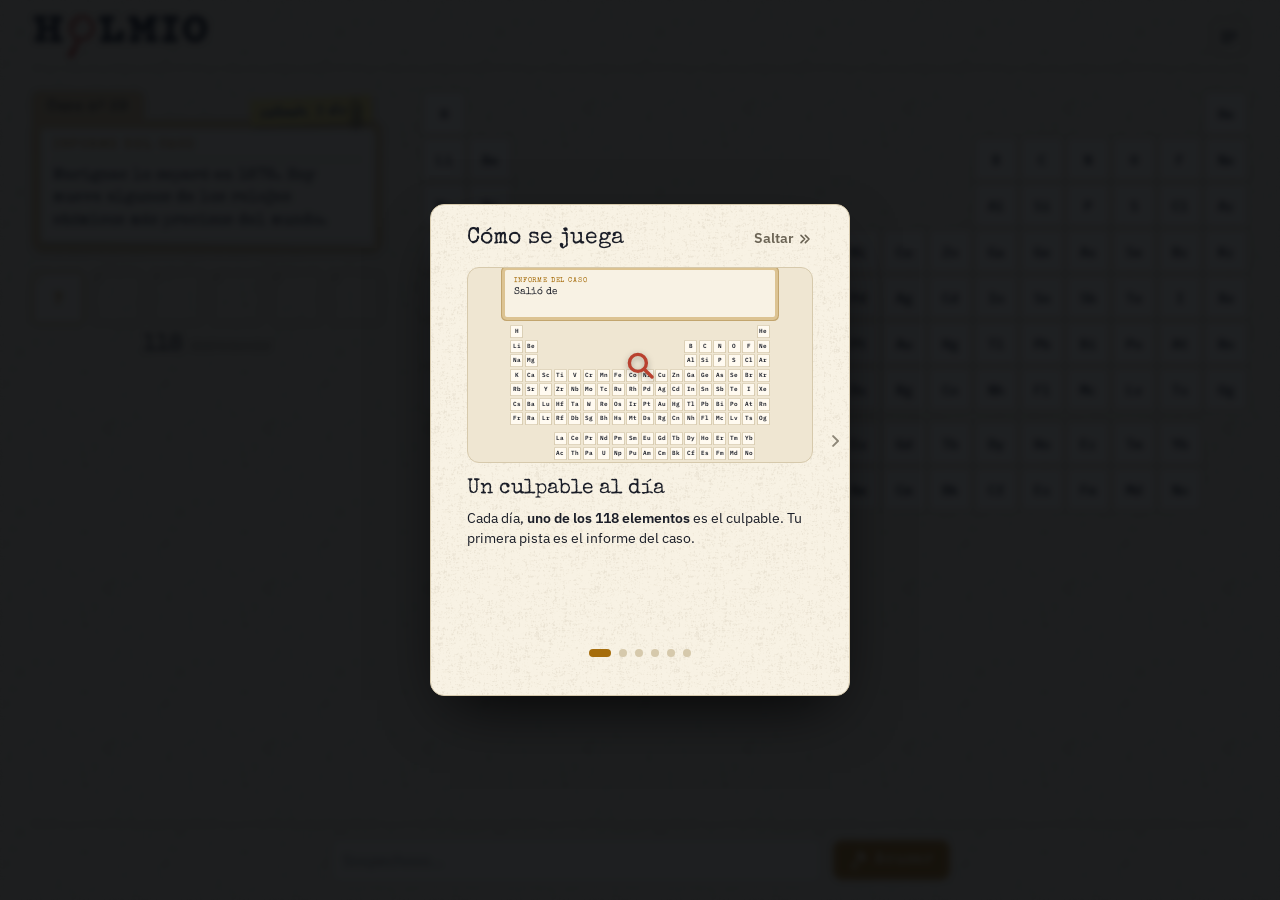
<file: index.html>
<!DOCTYPE html>
<html lang="es">
<head>
  <meta charset="utf-8">
  <meta name="viewport" content="width=device-width, initial-scale=1, interactive-widget=resizes-content">
  <title>Holmio · El elemento culpable del día</title>
  <meta name="description" content="Juego diario de deducción: lee el informe del caso, elige tus pistas y acusa al elemento químico culpable en 6 intentos.">
  <meta name="theme-color" content="#efe6d2">
  <link rel="icon" href="img/favicon.svg" type="image/svg+xml">
  <link rel="apple-touch-icon" href="img/icono-180.png">
  <link rel="manifest" href="manifest.webmanifest">
  <!-- Vista previa al pegar el enlace en chats y redes -->
  <meta property="og:type" content="website">
  <meta property="og:locale" content="es_ES">
  <meta property="og:site_name" content="Holmio">
  <meta property="og:title" content="Holmio · El elemento culpable del día">
  <meta property="og:description" content="118 sospechosos. Un solo culpable. ¿Aceptas el caso?">
  <meta property="og:url" content="https://holmio.elprofedelabata.es/">
  <meta property="og:image" content="https://holmio.elprofedelabata.es/img/compartir.png">
  <meta property="og:image:width" content="1200">
  <meta property="og:image:height" content="630">
  <meta property="og:image:alt" content="Logo de Holmio y su sello: 118 sospechosos, un solo culpable">
  <meta name="twitter:card" content="summary_large_image">
  <script>
    // Aplica el tema antes de pintar, para evitar parpadeos. Por defecto, modo día.
    // Va antes de la hoja de estilos para pedir ya el grano de papel: si esperase al CSS,
    // la pantalla de carga se vería lisa hasta que llegase.
    (function () {
      let t = null;
      try { t = localStorage.getItem('holmio-tema'); } catch {}
      const tema = t === 'dark' ? 'dark' : 'light';
      document.documentElement.dataset.theme = tema;
      const grano = document.createElement('link');
      grano.rel = 'preload';
      grano.as = 'image';
      grano.href = tema === 'dark' ? 'img/grano-noche.png' : 'img/grano-dia.png';
      document.head.append(grano);
    })();
  </script>
  <link rel="preconnect" href="https://fonts.googleapis.com">
  <link rel="preconnect" href="https://fonts.gstatic.com" crossorigin>
  <link href="https://fonts.googleapis.com/css2?family=Caveat:wght@600&family=IBM+Plex+Mono:wght@500;600&family=IBM+Plex+Sans:wght@400;500;600;700&family=Special+Elite&display=swap" rel="stylesheet">
  <link rel="stylesheet" href="css/estilos.css">
  <!-- Precarga de los módulos: se descargan en paralelo en vez de en cascada -->
  <link rel="modulepreload" href="js/elementos.js">
  <link rel="modulepreload" href="js/casos.js">
  <link rel="modulepreload" href="js/casos-datos.js">
  <link rel="modulepreload" href="js/pistas.js">
  <link rel="modulepreload" href="js/partida.js">
  <link rel="modulepreload" href="js/practica.js">
  <link rel="modulepreload" href="js/imagen.js">
  <link rel="modulepreload" href="js/tutorial.js">
  <script type="module" src="js/main.js"></script>
</head>
<body>
  <!-- Pantalla de carga: tapa el juego hasta que la tabla, las fuentes y el estado están listos -->
  <div class="cargando" id="cargando" role="status" aria-label="Cargando Holmio">
    <svg class="cargando-logo" aria-hidden="true"><use href="#logo-largo"/></svg>
    <span class="cargando-barra" aria-hidden="true"></span>
  </div>

  <div class="app">
    <header class="cabecera">
      <h1 class="marca" aria-label="Holmio">
        <svg class="logo-largo" aria-hidden="true"><use href="#logo-largo"/></svg>
      </h1>
      <button class="icono-btn btn-menu" id="btn-menu" type="button" aria-label="Abrir el menú" aria-haspopup="dialog" aria-controls="menu">
        <svg class="ico-svg" viewBox="0 0 24 24" aria-hidden="true"><path d="M4 7h16M4 12h16M4 17h10"/></svg>
      </button>
    </header>

    <!-- Archivo de casos: calendario por meses (lo monta main.js) -->
    <section class="vista-archivo" id="vista-archivo" hidden aria-labelledby="archivo-titulo">
      <header class="archivo-cabecera">
        <h2 class="archivo-titulo" id="archivo-titulo">Archivo de casos</h2>
        <ul class="archivo-leyenda" aria-label="Leyenda">
          <li><i class="cerrado"></i>Cerrado</li>
          <li><i class="fugado"></i>Fugado</li>
          <li><i class="en-curso"></i>En curso</li>
          <li><i class="pendiente"></i>Pendiente</li>
          <li><i class="hoy"></i>Hoy</li>
        </ul>
      </header>
      <div id="archivo-meses"></div>
    </section>

    <main class="contenido">
      <!-- El dossier: carpeta con pestaña (nº de caso), el informe como hoja y la fecha en un post-it sujeto con un clip -->
      <section class="dossier" aria-labelledby="informe-titulo">
        <div class="meta">
          <span id="num-caso">Caso nº —</span>
          <span id="fecha-caso"></span>
        </div>
        <div class="carpeta">
          <svg class="clip" viewBox="0 0 16 40" aria-hidden="true"><path d="M13 9v22a5 5 0 0 1-10 0V7a4 4 0 0 1 8 0v20a2 2 0 0 1-4 0V11"/></svg>
          <div class="informe">
            <h2 class="etiqueta" id="informe-titulo">Informe del caso</h2>
            <p id="informe-texto"></p>
            <div id="informe-extra"></div>
          </div>
        </div>
      </section>

      <div class="tablero">
        <div class="tabla" id="tabla" role="img" aria-label="Tabla periódica con los sospechosos"></div>
      </div>
    </main>

    <footer class="panel" id="panel">
      <!-- Acusaciones: seis fichas que se rellenan con los elementos acusados -->
      <div class="estado">
        <ol class="fichas" id="fichas"></ol>
        <p class="sospechosos" id="sospechosos"><strong id="sospechosos-num"></strong><span>sospechosos</span></p>
      </div>

      <!-- Fase: acusar -->
      <form class="acusar" id="form-acusar" autocomplete="off" hidden>
        <p class="aviso" id="aviso" role="status" aria-live="polite"></p>
        <div class="fila-entrada">
          <ul class="desplegable" id="sugerencias" role="listbox" aria-label="Sugerencias" hidden></ul>
          <label class="visualmente-oculto" for="entrada">Nombre del elemento</label>
          <input id="entrada" type="text" placeholder="Sospechoso…" autocapitalize="off" autocorrect="off" spellcheck="false" enterkeyhint="go"
                 role="combobox" aria-autocomplete="list" aria-controls="sugerencias" aria-expanded="false">
          <button class="btn-principal btn-acusar" type="submit">
            <svg class="ico-svg" viewBox="0 0 24 24" aria-hidden="true"><use href="#i-mazo"/></svg>
            <span>Acusar</span>
          </button>
        </div>
      </form>

      <!-- Fase: fin (tras cerrar la pantalla de resultado) -->
      <section class="fin-barra" id="fin-barra" hidden>
        <p class="proximo" id="barra-proximo">Próximo caso en <span class="cuenta-atras">--:--:--</span></p>
        <button class="btn-secundario" id="barra-otro" type="button" hidden></button>
        <button class="btn-principal" id="btn-ver-resultado" type="button"><svg class="ico-svg" viewBox="0 0 24 24" aria-hidden="true"><use href="#i-ver"/></svg><span>Ver resultado</span></button>
      </section>
    </footer>
  </div>

  <!-- Menú lateral: modos de juego arriba, utilidades abajo -->
  <dialog class="menu" id="menu" aria-label="Menú">
    <header class="menu-cabecera">
      <span class="menu-marca">
        <svg class="logo-largo" role="img" aria-label="Holmio"><use href="#logo-largo"/></svg>
      </span>
      <button class="menu-cerrar" type="button" aria-label="Cerrar el menú">
        <svg class="ico-svg" viewBox="0 0 24 24" aria-hidden="true"><path d="M6 6l12 12M18 6 6 18"/></svg>
      </button>
    </header>

    <nav class="menu-cuerpo">
      <button class="menu-item" id="menu-hoy" type="button" aria-current="page">
        <span class="menu-ico" aria-hidden="true"><svg class="ico-svg" viewBox="0 0 24 24"><use href="#i-lupa"/></svg></span>
        <span class="menu-texto"><strong>Caso del día</strong></span>
      </button>
      <button class="menu-item" id="menu-archivo" type="button">
        <span class="menu-ico" aria-hidden="true"><svg class="ico-svg" viewBox="0 0 24 24"><use href="#i-archivo"/></svg></span>
        <span class="menu-texto"><strong>Archivo de casos</strong></span>
      </button>
      <button class="menu-item" id="menu-practica" type="button">
        <span class="menu-ico" aria-hidden="true"><svg class="ico-svg" viewBox="0 0 24 24"><use href="#i-infinito"/></svg></span>
        <span class="menu-texto"><strong>Práctica libre</strong></span>
      </button>

      <hr>
      <button class="menu-item" id="menu-ayuda" type="button">
        <span class="menu-ico" aria-hidden="true"><svg class="ico-svg" viewBox="0 0 24 24"><use href="#i-ayuda"/></svg></span>
        <span class="menu-texto"><strong>Cómo se juega</strong></span>
      </button>
      <button class="menu-item" id="menu-tema" type="button" role="switch" aria-checked="false">
        <span class="menu-ico" aria-hidden="true"><svg class="ico-svg" viewBox="0 0 24 24"><path d="M20 14.5A8 8 0 0 1 9.5 4a8 8 0 1 0 10.5 10.5z"/></svg></span>
        <span class="menu-texto"><strong>Modo noche</strong></span>
        <span class="interruptor" aria-hidden="true"></span>
      </button>

      <hr>
      <button class="menu-item menu-item-suave" id="menu-acerca" type="button">
        <span class="menu-ico" aria-hidden="true"><svg class="ico-svg" viewBox="0 0 24 24"><use href="#i-info"/></svg></span>
        <span class="menu-texto"><strong>Acerca de Holmio</strong></span>
      </button>
      <button class="menu-item menu-item-suave" id="menu-borrar" type="button">
        <span class="menu-ico" aria-hidden="true"><svg class="ico-svg" viewBox="0 0 24 24"><use href="#i-borrar"/></svg></span>
        <span class="menu-texto"><strong>Borrar todos los datos</strong></span>
      </button>
    </nav>

    <p class="menu-pie">Caso abierto desde 2026</p>
  </dialog>

  <!-- Acerca de -->
  <!-- Se ve antes del primer caso de práctica -->
  <dialog class="acerca" id="practica-intro" tabindex="-1" aria-labelledby="practica-titulo">
    <h2 id="practica-titulo">Práctica libre</h2>
    <p>Sin calendario y sin presión: aquí se entrena el olfato.</p>
    <ul class="explica">
      <li>
        <span class="ico" aria-hidden="true"><svg class="ico-svg" viewBox="0 0 24 24"><use href="#i-lupa"/></svg></span>
        <span><strong>Un sospechoso al azar.</strong> Cualquiera de los 118 elementos, sin informe del caso.</span>
      </li>
      <li>
        <span class="ico" aria-hidden="true"><svg class="ico-svg" viewBox="0 0 24 24"><use href="#i-mazo"/></svg></span>
        <span><strong>Las mismas reglas.</strong> Seis acusaciones y una pista tras cada fallo, aunque aquí solo hay pistas de datos.</span>
      </li>
      <li>
        <span class="ico" aria-hidden="true"><svg class="ico-svg" viewBox="0 0 24 24"><use href="#i-infinito"/></svg></span>
        <span><strong>Todos los que quieras.</strong> Al terminar, otro caso. No cuentan para el archivo.</span>
      </li>
    </ul>
    <form method="dialog"><button class="btn-principal"><svg class="ico-svg" viewBox="0 0 24 24" aria-hidden="true"><use href="#i-lupa"/></svg><span>Abrir el primer caso</span></button></form>
  </dialog>

  <!-- Confirmación de «Borrar todos los datos». El foco va al diálogo, no al botón de borrar -->
  <dialog class="acerca" id="borrar" tabindex="-1" aria-labelledby="borrar-titulo">
    <h2 id="borrar-titulo">¿Quemar el expediente?</h2>
    <p>Se borrarán <strong>todos tus casos</strong>, tu progreso y tus ajustes en este dispositivo. Holmio volverá a empezar como el primer día.</p>
    <p class="nota">Esto no se puede deshacer.</p>
    <form method="dialog" class="acerca-botones">
      <button class="btn-secundario" value="cancelar"><svg class="ico-svg" viewBox="0 0 24 24" aria-hidden="true"><use href="#i-cerrar"/></svg><span>Cancelar</span></button>
      <button class="btn-principal btn-peligro" value="borrar"><svg class="ico-svg" viewBox="0 0 24 24" aria-hidden="true"><use href="#i-borrar"/></svg><span>Borrar</span></button>
    </form>
  </dialog>

  <dialog class="acerca" id="acerca" tabindex="-1" aria-labelledby="acerca-titulo">
    <h2 id="acerca-titulo">Acerca de Holmio</h2>
    <p>Un juego diario de deducción: cada día, uno de los 118 elementos de la tabla periódica es el culpable y tienes <strong>seis acusaciones</strong> para descubrirlo.</p>
    <p>El nombre viene del <strong>holmio</strong> (Ho, número 67), que a su vez debe el suyo a <em>Holmia</em>, el nombre latino de Estocolmo. Que suene a cierto detective es pura coincidencia… o no.</p>
    <a class="credito" href="https://elprofedelabata.es/" target="_blank" rel="noopener">
      <img src="img/el-profe-de-la-bata.svg" alt="" width="48" height="48">
      <span><small>Un juego de</small><strong>El profe de la bata</strong><span class="credito-web">elprofedelabata.es</span></span>
    </a>
    <p class="nota">© 2026 El profe de la bata</p>
    <form method="dialog"><button class="btn-principal" value="cerrar"><svg class="ico-svg" viewBox="0 0 24 24" aria-hidden="true"><use href="#i-cerrar"/></svg><span>Cerrar</span></button></form>
  </dialog>

  <!-- Manual del detective: diapositivas con escenas animadas (las monta js/tutorial.js) -->
  <dialog class="ayuda" id="ayuda" tabindex="-1" aria-labelledby="ayuda-titulo" aria-roledescription="carrusel">
    <header class="ayuda-cabecera">
      <h2 id="ayuda-titulo">Cómo se juega</h2>
      <button class="diapos-saltar" type="button">
        <span>Saltar</span>
        <svg class="ico-svg" viewBox="0 0 24 24" aria-hidden="true"><path d="M6 6.5l5.5 5.5L6 17.5M12.5 6.5 18 12l-5.5 5.5"/></svg>
      </button>
    </header>
    <div class="diapos-marco">
      <div class="diapos">
        <div class="diapos-pista"></div>
      </div>
      <button class="diapo-flecha diapo-anterior" type="button" aria-label="Anterior">
        <svg class="ico-svg" viewBox="0 0 24 24" aria-hidden="true"><path d="M14.5 5.5 8 12l6.5 6.5"/></svg>
      </button>
      <button class="diapo-flecha diapo-siguiente" type="button" aria-label="Siguiente">
        <svg class="ico-svg" viewBox="0 0 24 24" aria-hidden="true"><path d="M9.5 5.5 16 12l-6.5 6.5"/></svg>
      </button>
    </div>
    <div class="diapos-pie">
      <nav class="diapos-puntos" aria-label="Diapositivas"></nav>
      <button class="btn-noir diapos-abrir" type="button">
        <svg class="ico-svg" viewBox="0 0 24 24" aria-hidden="true"><use href="#i-lupa"/></svg>
        <span>Abrir el caso</span>
      </button>
    </div>
  </dialog>

  <!-- Tras un fallo: el juego se detiene y hay que elegir una de tres pistas -->
  <dialog class="subida" id="elegir" tabindex="-1" aria-labelledby="elegir-titulo" aria-describedby="elegir-sub">
    <div class="subida-cabecera">
      <div class="ficha" id="elegir-ficha" aria-hidden="true"></div>
      <h2 id="elegir-titulo"></h2>
      <p id="elegir-sub"></p>
    </div>
    <div class="opciones" id="opciones"></div>
  </dialog>

  <!-- Resultado: misma puesta en escena que la elección de pista -->
  <dialog class="subida resultado" id="fin" tabindex="-1" aria-labelledby="fin-titulo" aria-describedby="fin-sub">
    <button class="fin-cerrar" id="fin-cerrar" type="button" aria-label="Cerrar">
      <svg class="ico-svg" viewBox="0 0 24 24" aria-hidden="true"><path d="M6 6l12 12M18 6 6 18"/></svg>
    </button>
    <div class="ficha ficha-grande" id="fin-casilla" aria-hidden="true"></div>
    <h2 id="fin-titulo"></h2>
    <p class="fin-sub" id="fin-sub"></p>
    <ol class="fichas fichas-fin" id="fin-fichas"></ol>
    <p class="fin-dato" id="fin-dato"></p>
    <div class="fin-botones">
      <button class="btn-principal" id="btn-compartir" type="button"><svg class="ico-svg" viewBox="0 0 24 24" aria-hidden="true"><use href="#i-compartir"/></svg><span>Compartir resultado</span></button>
      <button class="btn-principal" id="btn-otro" type="button" hidden><svg class="ico-svg" viewBox="0 0 24 24" aria-hidden="true"><use href="#i-otro"/></svg><span>Otro caso</span></button>
      <div class="fin-fila">
        <button class="btn-secundario" id="btn-ver-tabla" type="button"><svg class="ico-svg" viewBox="0 0 24 24" aria-hidden="true"><use href="#i-tabla"/></svg><span>Ver la tabla</span></button>
        <button class="btn-secundario" id="btn-practicar" type="button" hidden><svg class="ico-svg" viewBox="0 0 24 24" aria-hidden="true"><use href="#i-infinito"/></svg><span>Practicar</span></button>
      </div>
    </div>
    <p class="proximo" id="fin-proximo">Próximo caso en <span class="cuenta-atras">--:--:--</span></p>
  </dialog>

  <div class="toast" id="toast" role="status" aria-live="polite"></div>
  <div class="bocadillo" id="bocadillo" role="status" aria-live="polite" hidden></div>
  <svg width="0" height="0" style="position:absolute" aria-hidden="true">
    <!-- Logos generados con herramientas/logo.py a partir de img/sello.png: letras con el color del texto, lupa en lacre -->
    <symbol id="logo-largo" viewBox="0 0 871 226"><path fill="currentColor" fill-rule="evenodd" d="M15.8 135.2C12.1 127.1 11.4 116.9 14.3 113.2C14.8 112.6 17.4 112 20 112C22.6 112 26.2 111.7 27.9 111.4L31 110.8 30.6 100.1C30.3 94.3 29.9 77.7 29.6 63.3C29.4 48.8 28.9 36.6 28.5 36C28.2 35.5 24.6 35 20.6 35C15.3 35 12.9 34.6 12 33.5C11.3 32.7 10.1 32 9.4 32C8.3 32 8 29.8 8 21.5C8 12.8 8.3 11 9.5 11C10.3 11 11 10.3 11 9.5C11 8.2 14.9 8 40.2 8L69.5 8 70.8 10.8C71.5 12.3 72.4 16.7 72.7 20.7C73.4 29.9 71.8 33 66.2 33C57.7 33 57.9 32.7 58.2 46.9L58.5 59.5 79.5 59.5L100.5 59.5 100.8 47.4C101.1 33.7 101.3 34 92.7 34C86.5 34 85 31.5 85 21.7C85 17.1 85.6 12.2 86.2 10.7L87.5 8 114.8 8C137.7 8 142 8.2 142 9.4C142 10.2 142.9 11.2 144 11.5C145.1 11.8 146 12.6 146 13.1C146 13.6 146.7 14 147.5 14C148.7 14 149 15.8 149 23.8L149 33.6 145.7 34.8C143.9 35.5 139.9 36 136.9 36C133.9 36 131 36.4 130.4 36.8C129.1 37.6 129.2 66.5 130.5 71.3C131 73.2 130.7 75.4 129.4 78.1C127.9 81.5 127.8 82.8 128.7 86.3C129.3 88.6 129.6 93.7 129.3 97.5C129.1 101.3 129.2 106.3 129.7 108.5C130.6 112.4 130.7 112.5 136 113.2C139 113.6 143.2 114.5 145.2 115.1L149 116.3 149 127.7L149 139 130.5 139C114.7 139 112 138.8 112 137.5C112 136.5 111 136 109 136C107 136 106 136.5 106 137.5C106 138.7 104.6 139 99 139C93.6 139 92 138.7 92 137.6C92 136.8 91.2 135.9 90.2 135.6C87.6 134.7 86 129.4 86 121.2C86 112.9 86.3 112.6 95.2 111.5L101 110.8 101 96.9L101 83 97.8 82.9C96 82.9 87.1 82.7 78.1 82.4C56.9 81.7 57.9 81 58.4 97.1C58.7 103.6 59.1 109.4 59.5 110C59.8 110.5 62.6 111 65.5 111C72.5 111 73.8 112.8 74.6 123.6C75.5 135.6 75.8 135.4 55.6 135.8C42 136.1 39 136.4 39 137.6C39 138.4 38 139 36.5 139C34.9 139 34 138.4 34 137.5C34 136.4 32.9 136 30 136C27.1 136 26 136.4 26 137.5C26 138.6 24.9 139 21.8 139C17.8 139 17.4 138.7 15.8 135.2ZM338.2 136.2C337.5 134.7 336.6 129.7 336.3 125C335.6 114.2 336.7 112.8 346.8 112.2C355.6 111.6 356.4 110.9 355.4 104.5C354.6 99.1 354.3 93.7 353.6 68C353.3 58.9 352.8 48.4 352.3 44.5L351.5 37.5 343.5 37.5C338.5 37.5 334.3 36.9 332.2 36L329 34.5 329 24L329 13.5 333 12.2C335.2 11.6 340.6 11 345 11C351.4 11 353 10.7 353 9.5C353 8.2 356.4 8 377.4 8L401.8 8 402.9 14.3C405.9 31.5 403.8 35 390.3 35C381.2 35 380.3 36.1 381.9 45.4C382.5 48.7 383 55.8 382.9 61C382.9 81.1 382.9 83.9 383.5 96.8L384.2 110 401 110C421.7 110 421.3 110.2 420.9 98.6C420.6 86.5 420.8 85.1 423.5 82.5C426.5 79.4 437.7 79 445.9 81.7L451 83.3 451 108.4L451 133.5 448 134.8C446.4 135.6 445 136.8 445 137.6C445 138.6 443.6 139 440 139C436.2 139 435 138.6 435 137.5C435 136.4 433.9 136 431 136C428.1 136 427 136.4 427 137.5C427 138.3 426.1 139 425 139C423.9 139 423 138.4 423 137.7C423 135.2 415.1 133.9 407 134.9C402.9 135.5 397.1 136 394.2 136C390.3 136 389 136.4 389 137.5C389 138.3 388.1 139 387 139C385.9 139 385 138.3 385 137.5C385 136.3 383.7 136 379.5 136C375.3 136 374 136.3 374 137.5C374 138.8 371.4 139 356.8 139L339.5 139 338.2 136.2ZM480.2 135.7C479.5 133.9 479 128.7 479 124.3C479 114.7 480.2 113 487.1 113C489.6 113 492.1 112.5 492.8 111.8C494.4 110.2 494.4 87.2 492.9 83.3C492.3 81.8 491.8 77.7 492 74.3C492.1 70.8 491.8 67.5 491.3 66.8C490.2 64.9 490.1 63.1 491.1 62.4C492.3 61.7 492.3 51.3 491.1 50.6C490.6 50.3 490.4 49.1 490.7 48.1C491 47.1 490.7 45.9 490.1 45.6C489.5 45.2 489 43 489 40.8L489 36.7 484 37.3C480.3 37.8 478 37.5 475.5 36.2L472 34.5 472 23.9L472 13.3 476.1 12.1C478.3 11.4 481.5 11.2 483.1 11.5C487.5 12.5 496 11.1 496 9.4C496 8.6 496.7 8 497.5 8C498.3 8 499 8.7 499 9.5C499 10.5 500.1 11 502.5 11C504.9 11 506 10.5 506 9.5C506 8.4 507.2 8 511 8C514.4 8 516 8.4 516 9.3C516 10 516.9 11.1 518 11.7C519 12.4 520.4 14.7 521 16.9C521.6 19.1 523.5 23.1 525.4 25.8C527.2 28.6 529.1 32.5 529.5 34.6C529.8 36.7 531.3 39.7 532.6 41.3C533.9 42.9 535 44.9 535 45.9C535 46.8 535.7 48.5 536.5 49.6C537.3 50.6 538.4 53.2 539 55.3C539.9 58.3 540.5 59 542.5 59C544 59 545 58.4 545 57.6C545 56.8 547.5 51.4 550.5 45.6C553.5 39.9 556 34 556 32.6C556 31.2 557.1 27.9 558.4 25.3C559.8 22.6 562.1 17.7 563.7 14.3L566.5 8.1 590.8 8.1C611.7 8 615 8.2 615 9.5C615 10.3 615.7 11 616.5 11C617.7 11 618 12.9 618 21.8L618 32.7 614.2 33.8C612.2 34.5 608 35.1 605 35.3L599.5 35.5 599.3 47.7C599.2 54.5 599.6 60.2 600.1 60.6C601.4 61.4 601.2 72 599.9 72C599.3 72 598.9 74.4 599 78.2C599.1 81.7 599.1 85 598.9 85.5C598.8 86 598.6 87 598.5 87.5C598.4 88 598 89.3 597.5 90.2C597.1 91.2 597.1 92.8 597.5 93.8C597.9 94.7 598.3 98.9 598.3 103L598.5 110.5 604.5 111.1C611.7 111.8 613.7 112.6 614.5 115.1C614.9 116.1 615.8 117 616.6 117C617.6 117 618 118.3 618 121.5C618 124.8 617.6 126 616.5 126C615.4 126 615 127.1 615 129.9C615 132.1 614.4 134.3 613.5 135C612.7 135.7 612 136.9 612 137.6C612 138.7 609.9 139 602.5 139C594.7 139 593 138.7 593 137.5C593 136.2 590.5 136 576.5 136C556.5 136 556.6 136.1 555.7 124.7C554.7 113.2 557.1 110 566.6 110C568.4 110 570.2 109.6 570.5 109C571.4 107.6 572.9 72.9 572.3 68.1C571.8 64.6 571.4 64 569.4 64C567.7 64 567 64.6 567 66C567 67.1 566.1 68.8 565.1 69.7C564 70.6 563.3 71.7 563.6 72.2C563.9 72.6 563.7 73 563.2 73C562.7 73 561.7 74.8 561 77C560.3 79.2 559.3 81 558.8 81C558.4 81 558 82.1 558 83.5C558 84.9 557.6 86.8 557.1 87.8C556.5 88.7 555.3 91.7 554.4 94.3C552.3 100.1 550.8 101 543.6 101C537.9 101 534 98.8 534 95.6C534 94.9 532.3 91.2 530.2 87.4C528.2 83.6 526.5 80 526.5 79.5C526.4 79 524.9 75.5 523 71.8C520.2 66.3 519.1 65 517.2 65C514.9 65 514.8 65.3 515.4 69.2C515.7 71.6 516.2 81.1 516.6 90.5C516.9 99.8 517.6 108.2 518.1 109.1C518.7 110.3 520.7 110.9 525 111.2C532.8 111.8 533 112.1 533.7 123.2C534.4 135.1 533.6 136 522.3 136C516.5 136 515 136.3 515 137.5C515 138.8 512.5 139 498.2 139L481.4 139 480.2 135.7ZM644 137.5C644 136.7 642.9 135.8 641.5 135.4C639 134.8 639 134.7 639 124.1L639 113.5 643.5 111.6C647.1 110.2 649.4 109.9 654.4 110.5C663.1 111.4 664.2 110.3 664 100.1C663.9 95.9 664.1 80 664.4 64.8C664.9 42.8 664.8 37 663.8 36.3C663.1 35.9 658.9 35.6 654.5 35.7C648.6 35.9 645.5 35.5 642.8 34.2L639 32.5 639 22.8C639 14.8 639.3 13 640.5 13C641.3 13 642.2 11.9 642.6 10.5L643.2 8 678.6 8C703.5 8 714 8.3 714 9.1C714 10.5 718.1 13.9 719.8 14C721.3 14 721.6 34 720 34C719.5 34 718.1 34.9 717.1 35.9C715.4 37.6 714.2 37.7 706.6 37.3C694.6 36.5 693.9 37.2 694.2 49.4C694.3 54.4 694 65 693.5 73C692.6 87.3 692.7 109.7 693.6 111.2C693.9 111.7 697.7 112 702 112C709.3 112 710.2 112.2 713.1 114.8L716.2 117.6 715.5 125.8C715.1 130.6 714.2 134.7 713.4 135.5C712.6 136.2 712 137.3 712 137.9C712 138.7 704.4 139 688 139C667.3 139 664 138.8 664 137.5C664 136.5 663 136 661 136C659 136 658 136.5 658 137.5C658 138.7 656.6 139 651 139C645.5 139 644 138.7 644 137.5ZM781 137.5C781 136.7 778.9 135.3 775.9 134.3C768 131.5 753.2 116.6 750.1 108.3C748.8 104.9 747.2 101.5 746.4 100.9C745.5 100.2 745 97.7 745 93.9C745 89.3 744.7 88 743.5 88C742.2 88 742 85.3 742 70C742 55.2 742.2 52 743.4 52C744.2 52 745.7 49.5 746.9 45.8C749.9 36.8 759.3 23.4 764.9 19.9C767.4 18.4 771 16.2 772.8 15.1C774.6 13.9 777 13 777.9 13C778.9 13 780.3 12.4 780.9 11.6C782.5 9.7 787.4 8.9 802 8.3C815 7.8 821.3 8.8 822.4 11.5C822.7 12.4 824.3 13 826.4 13C831.8 13 838.2 16.6 840.7 20.9C841.9 23.1 844.3 25.3 846 26C851 28.1 857.1 41.3 859 54.6C859.5 58.4 860.7 64.2 861.5 67.4C863.2 73.8 863 75 857.9 88.5C856.9 91.3 856 95.3 856 97.4C856 100 855.2 102.1 853.5 104.2C852.1 105.8 851 108 851 109.1C851 110.1 849.5 112.7 847.7 114.7C845.9 116.8 843.9 119.7 843.3 121.2C842.6 122.6 841.1 124.6 839.8 125.5C835.6 128.5 821.7 136 820.3 136C819.6 136 819 136.7 819 137.5C819 138.8 816.2 139 800 139C784 139 781 138.8 781 137.5ZM813.1 109.4C817.7 107 824 99.5 824 96.5C824 95.2 824.4 93.9 824.9 93.5C826.5 92.6 829 79.4 829 72C829 49.5 818 34 802 34C791.2 34 779.6 43 777.5 53C777.1 54.9 776.2 57.4 775.6 58.5C774.2 60.7 774.3 81.9 775.7 88C778.4 99.4 785.3 107.9 794.5 111.2C798.1 112.5 809.3 111.4 813.1 109.4Z"/><path style="fill: var(--lacre)" fill-rule="evenodd" d="M188.5 215.7C171.5 206.5 171.4 206.1 179.8 192.1C191 173.7 196 165.6 197.4 164.1C198.2 163.2 200.6 158.9 202.8 154.6C207.2 146.2 208.2 145 211.8 145C214.4 145 214.6 144.3 212.3 141.8C210.8 140.1 210.8 139.6 213.3 134.6C216.8 127.4 216.7 125.7 212.8 123.8C208.2 121.6 198 113 198 111.4C198 110.7 196.9 109.3 195.5 108.4C194.2 107.6 192.2 105 191.1 102.7C186.9 93.6 185 89 185 87.7C185 86.9 184.4 84.7 183.7 82.9C182.3 79 182.3 61.7 183.8 55.2C185.1 49.3 189.2 40.7 194.7 32.3C201.4 22.1 220 8.9 230.9 6.7C246.9 3.4 267.4 6.7 276.6 14.1C278.6 15.7 280.8 17 281.4 17C284 17 301 35.8 301 38.7C301 39.6 301.9 42.3 303.1 44.6C307.7 54.2 308.9 78.3 305.1 85.5C304 87.6 303 90.3 303 91.3C303 94.8 296.8 104.6 292.2 108.3C291 109.3 290 110.7 290 111.4C290 112.8 285.3 117.3 280 121C270.3 127.8 256.8 131.9 244.3 132C238.3 132 234 135.4 234 140.1C234 141.5 233.5 144.2 232.9 146C231.8 149.1 231.6 149.2 227.4 148.6C222.4 148 221 150.3 225.4 151.9C229.4 153.5 229.2 155.6 224.1 166.3C221.5 171.9 218.5 178.5 217.5 181C216.5 183.5 215 186.2 214.3 187.1C213.6 187.9 213 189.3 213 190.1C213 190.9 212.1 193 211 194.8C209.9 196.6 209 198.4 209 198.9C209 199.4 207.4 203.2 205.5 207.4C200.3 218.4 196.7 220.1 188.5 215.7ZM256 113.8C258.5 113.2 261.7 111.9 263.2 110.8C264.6 109.8 266.1 109 266.4 109C267.6 109 276.6 101.7 279.1 98.6C298.8 74.6 292.3 40.3 265.5 26.3C240.5 13.3 208.7 27.1 200.6 54.5C199.6 57.8 198.3 61.8 197.8 63.3C195.3 69.8 199.6 87.7 205.8 97C208.4 100.9 219.9 111 221.8 111C222.5 111 223.8 111.5 224.8 112C230.9 115.7 244.6 116.5 256 113.8ZM214.7 95.3C213.7 94.4 213.8 91 214.8 91C216 91 218 93.3 218 94.7C218 96.1 215.8 96.5 214.7 95.3ZM210 79C210 78.5 209.1 78 208 78C206.7 78 206 77.3 206 76.1C206 75 205.5 73.8 204.9 73.4C202 71.6 207.3 48.5 211.3 45.3C212.5 44.3 214.3 42.3 215.3 40.8C216.3 39.2 217.7 38 218.6 38C219.4 38 220.3 37.3 220.6 36.5C221.3 34.7 229.2 30 231.5 30C232.7 30 233.1 30.6 232.7 32C232.4 33.1 232.6 34.3 233.1 34.6C235.7 36.2 230.3 40.4 225.5 40.5C222.9 40.5 222.5 40.9 222.2 43.4C222 45.1 220.5 48.3 218.9 50.6C217.3 53 216 55.3 216 55.9C216 59.4 212.8 64.7 211 64.3C207.7 63.4 206.2 68.2 208.9 70.9C210.8 72.8 212 80 210.5 80C210.2 80 210 79.5 210 79ZM170.3 68.5C170.3 65.8 170.5 64.7 170.7 66.3C170.9 67.8 170.9 70 170.7 71.3C170.5 72.5 170.3 71.2 170.3 68.5ZM235.6 31.4C235.3 30.5 235 29.6 235 29.4C235 29.2 237.2 29 240 29C242.8 29 245 29.4 245 29.8C245 32.9 236.7 34.4 235.6 31.4Z"/></symbol>
    <symbol id="logo-corto" viewBox="0 0 696 580"><path fill="currentColor" fill-rule="evenodd" d="M42.2 405.9C37.3 402.7 31.6 391 32.4 385.8C32.8 383.6 32.6 376.9 31.9 370.9C31 361.5 31.1 359.3 32.5 355.1C35 347.4 44.5 341 51.2 342.5C55.7 343.5 69 343.1 71.2 341.9C75.9 339.4 76.9 333.1 74.4 322.3C72.7 315 73 309.4 75.5 297.3C77.3 288.8 77.4 280.6 75.7 273.8C73.7 266 74.2 235 76.4 229C78.4 223.7 77.8 209.2 75.3 202.4C74 198.7 74 197 75.5 186.6C77 175.7 77 174.4 75.4 169.2C73.5 162.5 74 149.5 76.7 138.8C78.2 133.1 78.2 131.3 77.2 127.5C76.5 125 76 119.6 76 115.6C76 109.9 75.6 107.7 74.3 106.4C70.2 102.3 61.6 100.8 55.2 103.1C50.8 104.6 44 101.9 39.4 96.7C32.1 88.7 35.9 77 55.1 48.9L61 40.3 67.4 39.2C75.6 37.7 78.9 37.7 82 39.5C84.9 41.1 98.2 41.5 100.9 40C104.2 38.3 118.7 37.6 123 39C126.2 40 128.3 40.1 134.2 39C138.2 38.4 144.1 37.8 147.2 37.9C150.4 37.9 155.4 38 158.2 38.1C161.1 38.1 166.3 38.1 169.8 38C174.5 37.8 176.5 38.2 178 39.5C179 40.4 181.4 41.9 183.2 42.8C188.2 45.3 189.3 49.8 189.6 67C189.8 84.4 188.5 90.8 183.8 95.8C178.8 100.9 177.3 101.4 166.5 101.5C149.4 101.7 147.1 103.5 146.2 117.3C145.9 123.2 146.2 126.4 147.6 130.8C150 138.1 149.8 146.9 147 158.2C145 166.4 145 167.1 146.5 171.6C147.3 174.1 148.3 179 148.6 182.4C149.4 189.8 150.6 191 157.6 191C160.5 191 163.2 191.4 163.5 192C164.4 193.5 173.6 193.2 177.7 191.5C182.3 189.6 194.6 189.6 198 191.5C201.5 193.5 205.6 193.3 212 190.9C218.2 188.6 228.7 188.6 239.1 191.1C244.1 192.2 245.4 192.2 250 190.7C252.9 189.8 258.1 189 261.6 189C269 189 269.1 188.9 271.1 178.6C272.3 172.3 272.2 171.1 270.3 163.6C268 154.7 268.3 143.1 271 134.2C272.1 130.7 272.1 128.7 271.2 124.1C270.5 121 270 115.8 270 112.8C270 100.4 263.9 95.9 251.7 99.2C245 101 239.2 99 233.5 92.9C231 90.3 229 87.5 228.9 86.8C228 68.3 228.9 50.1 230.8 46.4C233.1 41.9 238.2 37 240.6 37C241.4 37 244 36 246.3 34.9C250 33 251 32.8 254.8 33.9C258.1 34.8 260.7 34.7 265.6 33.8C270.5 32.9 272.9 32.9 275.3 33.8C281.7 36.1 286.6 36.3 291.4 34.5C295.1 33.1 297.7 32.9 306.2 33.5C322.3 34.5 326.1 34.4 332.5 32.5C337.8 30.9 339.3 30.9 346 32C350.1 32.7 355.5 33.2 358 33.1C372.8 32.6 379.3 33 380.9 34.3C381.8 35.1 383.6 36.1 385 36.5C390.9 38.3 394.6 45.7 393.6 53.7C392.8 59.2 392.8 61.4 393.6 73.1C394.3 84.9 391.8 90.2 383.3 95.2C377.7 98.4 377.2 98.5 366 98.6C352.6 98.6 350.8 99.3 348 105.6C345.5 111.5 345.5 113.6 348.1 119.6C350.8 125.6 350.4 136.7 346.9 150.5C344.7 159.4 344.7 159.5 346.6 166.5C349.5 177.3 349.3 199.9 346.2 205.7C343.6 210.7 343.5 212.6 345.6 217C347.1 219.9 347.2 223.1 346.7 242.1C346.2 261.7 346.4 264.6 348.1 270.1C350.7 278.3 350.5 285.2 347.5 294.4C344.6 303.3 344.5 305.5 346.5 310.3C347.4 312.6 348 317.1 348 322.2C348 332.2 349.1 334.2 355.7 336.4C359.8 337.8 361.6 337.9 368.2 336.9C375.6 335.8 376.1 335.9 381.3 338.4C387.8 341.6 391.4 345.3 392.8 350C394.2 354.9 393.7 385.7 392.1 389.5C390.3 393.8 387 397 384.3 397C383 397 382 397.5 382 398C382 401.4 367.4 404.3 361.6 402C360 401.4 355.1 401.5 347.6 402.2C336.7 403.3 335.7 403.3 328.1 401.1C319.4 398.6 316 398.7 306.1 402.1C299.4 404.4 295.8 404.5 289.7 402.3C285.7 400.8 284 400.8 278.2 401.7C273.9 402.4 268.5 402.5 263 402C258.3 401.6 251.8 401.4 248.5 401.7C240.7 402.3 234.5 399.4 231.3 393.5C229.4 390 229.1 387.5 228.6 371.6C227.9 350 228.7 347.4 237.3 341.8C242.4 338.5 242.6 338.5 252.7 338.8C269.1 339.3 272.3 336.2 270.2 322.2C268.5 311.3 268.7 305.8 271 300C273.4 293.8 273.5 291.1 271.4 282.3C270.4 278.3 269.8 271.5 269.8 265.9C269.9 253.8 269.4 253.4 256.1 254.4C248.9 255 246.6 254.8 244.1 253.6C240.3 251.6 234.5 251.6 229 253.5C223.2 255.6 209.8 255.5 203.8 253.3C199.2 251.7 198.8 251.7 192.3 253.8C184.3 256.4 177.6 256.6 172 254.4C167.1 252.4 151.3 254.9 148.4 258.1C145.9 260.9 145.5 267.2 147.5 272.4C149.8 278.4 149 292.2 145.9 300.5C143.6 306.6 143.7 309.3 146.4 319.5C147.3 322.9 147.8 327.1 147.4 329.2C146.6 334.2 149 338.5 153.2 339.8C158.8 341.5 167.9 342.1 170.1 340.9C174.6 338.5 184.6 343.7 188.1 350.2C190 353.7 190.3 388.4 188.5 392.7C184.7 401.8 176.8 406.5 166.7 405.7C162.7 405.4 156.2 405.6 152.2 406.2C145.7 407.1 143.8 407 135.3 405C126.7 402.9 125.2 402.8 120.1 403.9C117 404.6 110.2 405.3 105 405.4C99.8 405.5 93.2 406.3 90.3 407C85.8 408.2 84.6 408.1 80.8 406.7C75.5 404.6 65.9 404.5 60.5 406.5C54.4 408.7 46.2 408.4 42.2 405.9ZM94 394C94 392.9 94.5 392 95 392C95.5 392 96 390.9 96 389.5C96 387.7 95.5 387 94 387C92.7 387 92 386.3 92 385C92 383.5 91.3 383 89.5 383C87.7 383 87 383.5 87 385C87 386.3 86.3 387 85 387C83.4 387 83 387.7 83 390C83 392.3 83.5 393 84.9 393C85.9 393 87 393.7 87.4 394.5C88.3 396.9 94 396.5 94 394ZM300 289C300 286.5 299.6 286 297.5 286C295.4 286 295 286.5 295 289C295 291.5 295.4 292 297.5 292C299.6 292 300 291.5 300 289ZM205.8 206.7C206.1 204.1 205.9 203.9 203.3 204.2C201.1 204.4 200.4 205.1 200.2 207.3C199.9 209.9 200.1 210.1 202.7 209.8C204.9 209.6 205.6 208.9 205.8 206.7ZM319 148.5C319 146.5 318.5 146 316.5 146C314.5 146 314 146.5 314 148.5C314 150.5 314.5 151 316.5 151C318.5 151 319 150.5 319 148.5ZM362 73.5C362 71.4 361.5 71 359 71C356.5 71 356 71.4 356 73.5C356 75.6 356.5 76 359 76C361.5 76 362 75.6 362 73.5Z"/><path style="fill: var(--lacre)" fill-rule="evenodd" d="M424.3 548C422.5 547.6 420.4 546.8 419.7 546.1C418.9 545.5 416.4 544.3 414.1 543.5C411.7 542.7 407.7 540.3 405.1 538.1C402.6 536 398.2 533.3 395.3 532C390.8 530.1 389.9 529.2 388 524.7C385.5 518.9 386.1 515.1 390.5 508.6C391.9 506.6 393 504.5 393 504.1C393 503.6 393.9 502.1 395.1 500.6C396.3 499.1 398.9 495 400.9 491.5C405.6 483.1 411.9 472.9 419.9 460.5C423.5 455 427.4 448.4 428.7 445.8C430 443.1 432.6 439.2 434.6 437C436.6 434.8 439.7 430 441.6 426.3C443.5 422.5 446.1 418 447.5 416.1C448.9 414.2 450 411.8 450 410.7C450 408 454.6 400.3 457 399C458 398.5 461.1 398 463.9 398C468.6 398 469 397.8 469 395.6C469 394.3 468.4 393 467.6 392.7C466.8 392.4 465.4 390.9 464.4 389.5C462.5 386.5 464.3 379.8 468 376.5C469.1 375.5 470 373.8 470 372.8C470 371.8 470.7 369.9 471.5 368.7C472.3 367.4 473.1 364.2 473.2 361.6L473.5 356.8 467.8 353.6C459.2 348.8 451 343.1 450.3 341.4C450 340.6 448.1 339.1 446 338C441.7 335.8 437.5 331.2 435.6 326.5C434.8 324.7 432.7 322.1 431 320.8C426.6 317.7 420.2 308.5 418.9 303.6C418.3 301.4 416.1 296 413.9 291.6C411.7 287 410 282 410 280.1C410 278.2 408.8 274.2 407.3 271.1C404.7 265.8 404.5 264.6 404.1 248.5C403.6 224.9 403.7 221.6 405.6 217.3C406.5 215.2 407.6 210.4 408 206.7C408.5 202 409.6 198.8 411.3 196.2C412.7 194.2 414.4 190.5 415 188C415.6 185.5 417.4 181.7 418.9 179.5C420.5 177.3 423.2 172.8 424.9 169.6C426.7 166.4 429.6 161.9 431.3 159.7C441.2 147.4 446.5 141.8 448.9 140.9C450.3 140.3 453.9 137.6 456.8 134.7C465.3 126.3 493.8 111 500.8 111C502.8 111 507.7 110.1 511.7 108.9C524.6 105.3 555.8 106.1 565.7 110.4C569.1 111.8 573.3 113 575 113C580 113 596 120.7 600 125C603.8 129.1 606.9 131 609.7 131C610.7 131 613.8 133.2 616.5 136C619.2 138.8 623.5 142.5 626 144.3C628.9 146.4 631.3 149.2 632.9 152.5C634.4 155.6 637 158.8 639.7 160.8C645.8 165.4 650 172.3 650 177.6C650 180.3 650.5 182 651.4 182.3C655 183.7 659.7 198.5 661 212.6C661.4 217.5 662.5 223.3 663.4 225.4C665.5 230.4 665.4 235.4 663.3 238.6C661.9 240.8 661.8 241.8 662.8 245.6C665 253.7 663.5 266.6 660 270.5C657.5 273.2 654 282.8 654 286.7C654 293.4 641.1 314.5 633.4 320.2C630.4 322.4 628.7 324.7 628 327.1C627 330.8 615.2 342.7 611 344.2C609.9 344.6 606.5 346.8 603.5 349.1C594.2 356.1 574.7 365.1 566.5 366.2C562.6 366.7 557.5 367.3 555 367.7C552.6 368 549.6 368.9 548.4 369.7C546.7 370.8 543.3 371 533.5 370.8L520.8 370.5 518.7 373.3C517.5 374.9 515.2 377.5 513.6 379.1C511.1 381.7 510.8 382.5 511.4 386.5C511.9 389.6 511.7 391.8 510.6 393.9C509.7 395.5 509 397.8 509 398.8C509 399.9 508 402 506.9 403.5C504.6 406.4 505 406.3 492.2 404.4C488 403.8 488 403.8 488 406.9C488 409.4 488.6 410.3 490.8 411.1C501 415.1 501.8 417.5 496.2 429.1C486.3 450 485 452.9 485 454.4C485 455.3 483.8 457.3 482.3 458.8C480.9 460.2 479.3 463 478.9 465C477.8 470.1 473.1 481.2 470.9 483.6C469.9 484.7 468.3 488.1 467.4 491.1C466.5 494.1 464.5 498.6 462.9 501.1C461.3 503.6 460 506.4 460 507.2C460 509.2 456.3 517.7 454 521C453 522.4 451.6 525.5 450.9 528C450.2 530.5 449.1 533.2 448.4 534C447.7 534.8 446.4 537.4 445.5 539.6C442.7 546.8 433.8 550.3 424.3 548ZM439 522.5C439 520.3 438.6 520 435.5 520C432.4 520 432 520.3 432 522.5C432 524.7 432.4 525 435.5 525C438.6 525 439 524.7 439 522.5ZM551.5 333.4C552.6 332.6 554.6 332 556 332C560.1 332 567.8 329.3 571.3 326.6C573 325.3 576.5 323.3 579 322.1C581.5 321 585.5 318.2 588 315.9C590.4 313.7 594.3 310.7 596.5 309.4C598.8 308.1 601.6 305.3 602.8 303.1C604 301 606.2 298.5 607.6 297.5C609 296.6 611.5 293 613 289.6C614.6 286.2 616.5 282.8 617.3 282.1C618.1 281.5 619.2 279.7 619.8 278.2C620.4 276.7 622 272.5 623.4 268.7C624.8 265 626 260.4 626 258.6C626 256.7 626.5 253.9 627.1 252.3C628.9 247.8 629.2 222.2 627.4 218.9C626.6 217.3 626 214.6 626 212.7C626 208.9 621.6 196.4 619.4 194C618.7 193.1 616.6 189.3 614.9 185.5C612.8 180.9 610.3 177.3 607.3 174.7C604.9 172.5 602 169 600.9 166.9C599.5 164.1 597.5 162.3 594 160.5C591.3 159.1 588.7 157.4 588.3 156.6C587.9 155.8 584.9 154 581.7 152.6C578.5 151.2 574.8 149.2 573.4 148.1C572 147 569.5 145.9 567.7 145.5C561.9 144.4 551.5 141.8 549.5 141C541.5 137.7 515.8 140.3 502.4 145.8C499.7 146.9 496.3 148.1 494.8 148.4C492.3 149 486.5 152.2 477.5 157.9C472.6 161.1 454 180.3 454 182.2C454 182.9 451.8 186.7 449.2 190.7C446.5 194.6 443.7 200 443.1 202.7C442.4 205.3 440.9 209.6 439.9 212.2C438.9 214.8 438 218.5 438 220.5C438 222.5 437.3 225.5 436.4 227.3C434.2 231.5 434.9 254.2 437.5 261C438.4 263.5 439.5 267.8 439.9 270.5C440.3 273.3 441.6 277.2 442.8 279.1C444 281.1 445.6 284.5 446.4 286.7C447.2 288.9 449.4 292.8 451.2 295.2C453.1 297.6 455.2 301.1 455.9 302.8C456.7 304.7 458.9 307 461.6 308.5C464 309.9 466.7 312.2 467.6 313.5C468.5 314.8 471 317 473.3 318.4C475.6 319.7 478.6 322 479.9 323.4C481.3 324.8 483.4 326 484.7 326C486 326 489.2 327.1 491.8 328.5C494.4 329.8 498.8 331.4 501.5 331.9C504.3 332.5 508.5 333.6 511 334.4C516.9 336.4 548.3 335.6 551.5 333.4ZM471.2 294.3C469.4 292.8 469.1 291.8 469.6 288.8C470.4 284.4 471.5 284.1 475.4 287.6C480.4 292 476.3 298.5 471.2 294.3ZM456.2 268.4C456.4 267.3 457.3 266.4 458.4 266.2C459.7 265.9 460.1 266.3 459.8 267.6C459.6 268.7 458.7 269.6 457.6 269.8C456.3 270.1 455.9 269.7 456.2 268.4ZM461 258.9C461 256.9 460.6 256.8 456.5 257.3L452 258 452 254C452 251.3 451.3 249.3 450 248C447.7 245.7 447.2 236.2 449.2 234.1C450 233.4 450.5 230.1 450.5 225.7C450.5 220.6 451.2 217 452.7 213.5C453.9 210.8 455.6 205.8 456.5 202.5C458.5 195.6 463.4 188.2 466.5 187.4C467.7 187.1 469.5 185.2 470.5 183.2C473.5 177.3 477 174 480.2 174C481.9 174 483 173.5 483 172.6C483 169.6 499.9 158.2 505.6 157.3L509.3 156.7 508.6 161.4C508 165.3 508.2 166.4 509.5 167.4C512.4 169.5 510.3 172.8 503.8 177.1C497.3 181.3 495 181.9 495 179.5C495 178.5 494 178 492 178C487.9 178 485.6 181.6 486.5 186.7C487 190.2 486.7 191 482 196.8C479.3 200.2 477 203.6 477 204.4C477 205.1 476.3 206.3 475.5 207C474.7 207.7 474 209.2 474 210.4C473.9 211.5 472.5 216.3 470.7 221L467.5 229.5 463.2 229.5C459.1 229.5 458.7 229.8 456.4 233.8C453.2 239.4 453.2 242 456.4 242C459.8 242 462.6 247.1 463.4 254.8C463.9 259.9 463.7 261 462.5 261C461.6 261 461 260.1 461 258.9ZM378.2 236.5C378.2 227 378.5 224.6 379.1 227.5C380.1 232.7 380.1 244.9 379 247.5C378.5 248.7 378.2 244.6 378.2 236.5ZM515.5 162C513.2 157.5 513.6 156.3 517.8 155.6C531.3 153.4 537.7 156.7 530.9 162.4C526.2 166.4 517.7 166.2 515.5 162Z"/></symbol>

    <!-- Iconos de pista (24×24, trazo con currentColor; el grosor lo pone el CSS) -->
    <!-- Dirección: la casilla tenue es tu última acusación; la flecha, hacia dónde preguntas -->
    <symbol id="i-arriba" viewBox="0 0 24 24">
      <rect x="7" y="16" width="10" height="6" rx="1.5" fill="currentColor" stroke="none" opacity=".4"/>
      <path d="M12 13V2.5M6 8.5l6-6 6 6"/>
    </symbol>
    <!-- Versión para dentro de la casilla: solo la flecha, más grande -->
    <symbol id="f-arriba" viewBox="0 0 24 24"><path d="M12 21V3.5M5 10.5l7-7 7 7"/></symbol>
    <symbol id="f-abajo" viewBox="0 0 24 24"><use href="#f-arriba" transform="rotate(180 12 12)"/></symbol>
    <symbol id="f-izquierda" viewBox="0 0 24 24"><use href="#f-arriba" transform="rotate(-90 12 12)"/></symbol>
    <symbol id="f-derecha" viewBox="0 0 24 24"><use href="#f-arriba" transform="rotate(90 12 12)"/></symbol>
    <symbol id="i-abajo" viewBox="0 0 24 24"><use href="#i-arriba" transform="rotate(180 12 12)"/></symbol>
    <symbol id="i-izquierda" viewBox="0 0 24 24"><use href="#i-arriba" transform="rotate(-90 12 12)"/></symbol>
    <symbol id="i-derecha" viewBox="0 0 24 24"><use href="#i-arriba" transform="rotate(90 12 12)"/></symbol>
    <!-- Número atómico: una Z en una casilla -->
    <symbol id="i-numero" viewBox="0 0 24 24">
      <rect x="3.5" y="3.5" width="17" height="17" rx="3"/>
      <path d="M8.5 8.5h7l-7 7h7"/>
    </symbol>
    <!-- Bloque: silueta de la tabla (s, d, p y f), con el bloque d resaltado -->
    <symbol id="i-bloque" viewBox="0 0 24 24">
      <rect x="3" y="3.5" width="4" height="12" rx="1"/>
      <rect x="8.5" y="7.5" width="7" height="8" rx="1" fill="currentColor" fill-opacity=".35"/>
      <rect x="17" y="5.5" width="4" height="10" rx="1"/>
      <rect x="6" y="18" width="12" height="3" rx="1"/>
    </symbol>
    <!-- Familia: matraz -->
    <symbol id="i-tipo" viewBox="0 0 24 24">
      <path d="M9.5 3.5h5M10.5 3.5v6L5 19a1.5 1.5 0 0 0 1.3 2.2h11.4A1.5 1.5 0 0 0 19 19l-5.5-9.5v-6"/>
      <path d="M7.6 15h8.8"/>
    </symbol>
    <!-- Estado: termómetro -->
    <symbol id="i-estado" viewBox="0 0 24 24">
      <path d="M14 14.8V5a2 2 0 0 0-4 0v9.8a4 4 0 1 0 4 0z"/>
      <path d="M12 16.5V9"/>
      <circle cx="12" cy="17.6" r="1.6" fill="currentColor"/>
    </symbol>
    <!-- Radiactividad: trébol -->
    <symbol id="i-radiactivo" viewBox="0 0 24 24">
      <g fill="currentColor" stroke="none">
        <circle cx="12" cy="12" r="2"/>
        <path d="M16.5 19.79A9 9 0 0 1 7.5 19.79L10.25 15.03A3.5 3.5 0 0 0 13.75 15.03Z"/>
        <path d="M3 12A9 9 0 0 1 7.5 4.21L10.25 8.97A3.5 3.5 0 0 0 8.5 12Z"/>
        <path d="M16.5 4.21A9 9 0 0 1 21 12L15.5 12A3.5 3.5 0 0 0 13.75 8.97Z"/>
      </g>
    </symbol>
    <!-- Etimología: libro abierto -->
    <symbol id="i-etimologia" viewBox="0 0 24 24">
      <path d="M12 6.5C10 5 7 4.5 3.5 5v13.5c3.5-.5 6.5 0 8.5 1.5 2-1.5 5-2 8.5-1.5V5C17 4.5 14 5 12 6.5z"/>
      <path d="M12 6.5V20"/>
    </symbol>
    <!-- Menú: ayuda (interrogación en un círculo) -->
    <symbol id="i-ayuda" viewBox="0 0 24 24">
      <circle cx="12" cy="12" r="9"/>
      <path d="M9.4 9.4a2.6 2.6 0 1 1 3.7 2.4c-.7.3-1.1 1-1.1 1.7v.4"/>
      <circle cx="12" cy="16.9" r="1" fill="currentColor" stroke="none"/>
    </symbol>
    <!-- Menú: archivo (carpeta con fichas) y práctica (infinito) -->
    <symbol id="i-archivo" viewBox="0 0 24 24">
      <path d="M3.5 7a2 2 0 0 1 2-2h4l2 2h7a2 2 0 0 1 2 2v9a2 2 0 0 1-2 2h-13a2 2 0 0 1-2-2z"/>
      <path d="M3.5 10.5h17M8 14h5"/>
    </symbol>
    <symbol id="i-infinito" viewBox="0 0 24 24">
      <path d="M7.2 15.5a3.5 3.5 0 1 1 0-7c3.2 0 6.4 7 9.6 7a3.5 3.5 0 1 0 0-7c-3.2 0-6.4 7-9.6 7z"/>
    </symbol>
    <!-- Acusar: mazo de juez -->
    <symbol id="i-mazo" viewBox="0 0 24 24">
      <path d="M11 5.5l4-4 7.5 7.5-4 4z"/>
      <path d="M13 3.5l7.5 7.5" opacity=".5"/>
      <path d="M14.75 9.25 5 19"/>
      <path d="M3 22h9.5"/>
    </symbol>
    <!-- Ayuda: informe, acusación, tres pistas y lupa -->
    <symbol id="i-informe" viewBox="0 0 24 24">
      <path d="M6 3.5h8.5l4 4v13H6z"/>
      <path d="M14.5 3.5v4h4M9 12h6.5M9 15.5h6.5"/>
    </symbol>
    <symbol id="i-acusar" viewBox="0 0 24 24">
      <rect x="3.5" y="3.5" width="17" height="17" rx="3"/>
      <path d="M9.6 9.6a2.5 2.5 0 1 1 3.5 2.3c-.7.3-1.1.9-1.1 1.6v.5"/>
      <circle cx="12" cy="16.8" r="1" fill="currentColor" stroke="none"/>
    </symbol>
    <symbol id="i-cartas" viewBox="0 0 24 24">
      <rect x="2.5" y="8" width="6.5" height="11" rx="1.3"/>
      <rect x="8.75" y="5" width="6.5" height="11" rx="1.3" fill="currentColor" fill-opacity=".35"/>
      <rect x="15" y="8" width="6.5" height="11" rx="1.3"/>
    </symbol>
    <symbol id="i-lupa" viewBox="0 0 24 24">
      <circle cx="10.5" cy="10.5" r="6"/>
      <path d="M15 15l5.5 5.5"/>
    </symbol>
    <!-- Curiosidad: bombilla -->
    <!-- Botones -->
    <symbol id="i-compartir" viewBox="0 0 24 24"><circle cx="18" cy="5" r="3"/><circle cx="6" cy="12" r="3"/><circle cx="18" cy="19" r="3"/><path d="M8.6 10.5l6.8-4M8.6 13.5l6.8 4"/></symbol>
    <symbol id="i-tabla" viewBox="0 0 24 24"><path d="M4 5h4v4H4zM16 5h4v4h-4zM4 11h16v8H4zM9.3 11v8M14.7 11v8M4 15h16"/></symbol>
    <symbol id="i-otro" viewBox="0 0 24 24"><path d="M20 11a8 8 0 0 0-14.3-4.3L4 8.5M4 4v4.5h4.5M4 13a8 8 0 0 0 14.3 4.3l1.7-1.8M20 20v-4.5h-4.5"/></symbol>
    <symbol id="i-ver" viewBox="0 0 24 24"><path d="M2.5 12S6 5.5 12 5.5 21.5 12 21.5 12 18 18.5 12 18.5 2.5 12 2.5 12z"/><circle cx="12" cy="12" r="2.8"/></symbol>
    <symbol id="i-cerrar" viewBox="0 0 24 24"><path d="M6 6l12 12M18 6 6 18"/></symbol>
    <symbol id="i-borrar" viewBox="0 0 24 24"><path d="M4 7h16M9.5 7V4.5h5V7M6.5 7l1 13h9l1-13M10 11v5.5M14 11v5.5"/></symbol>
    <symbol id="i-info" viewBox="0 0 24 24"><circle cx="12" cy="12" r="9"/><path d="M12 11v5.5M12 7.6v.1"/></symbol>
    <symbol id="i-curiosidad" viewBox="0 0 24 24">
      <path d="M9.5 18h5M10.5 21h3"/>
      <path d="M12 3a6 6 0 0 0-3.6 10.8c.7.5 1.1 1.3 1.1 2.2h5c0-.9.4-1.7 1.1-2.2A6 6 0 0 0 12 3z"/>
    </symbol>
  </svg>
</body>
</html>
</file>
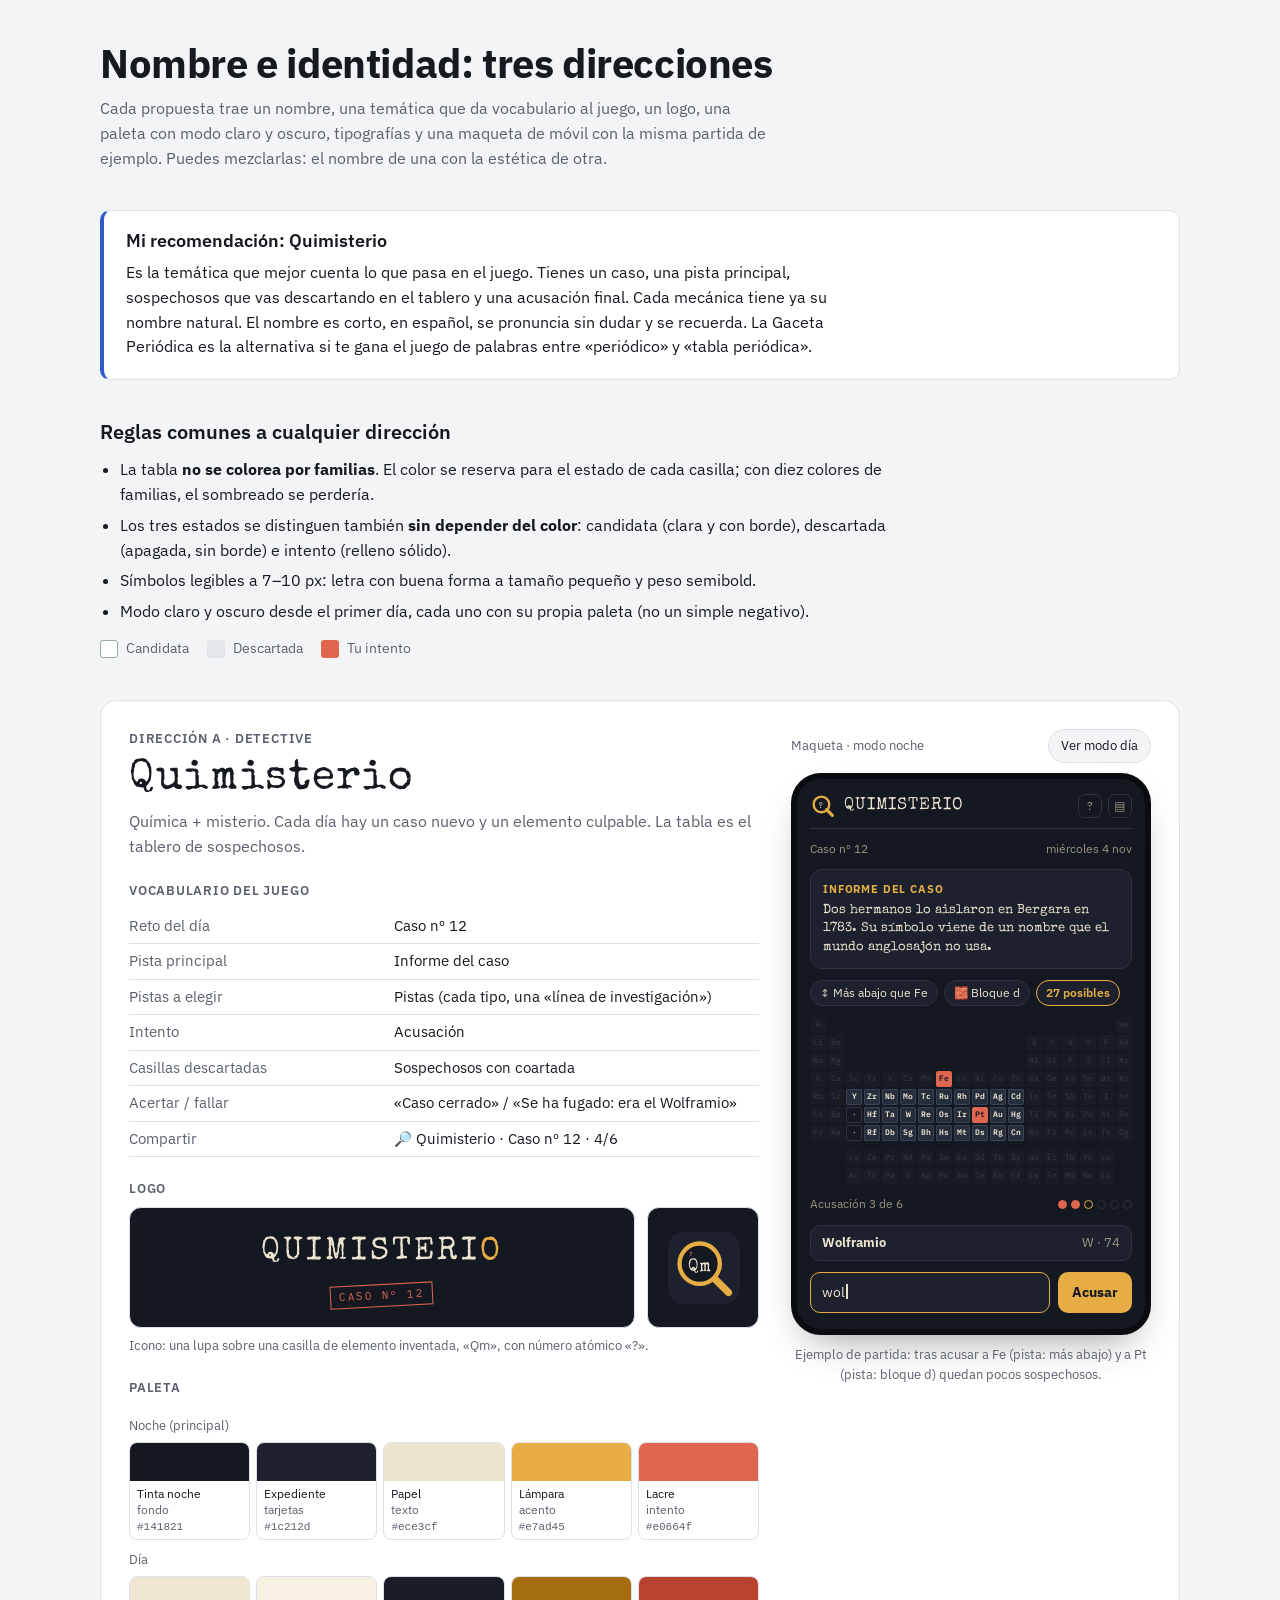
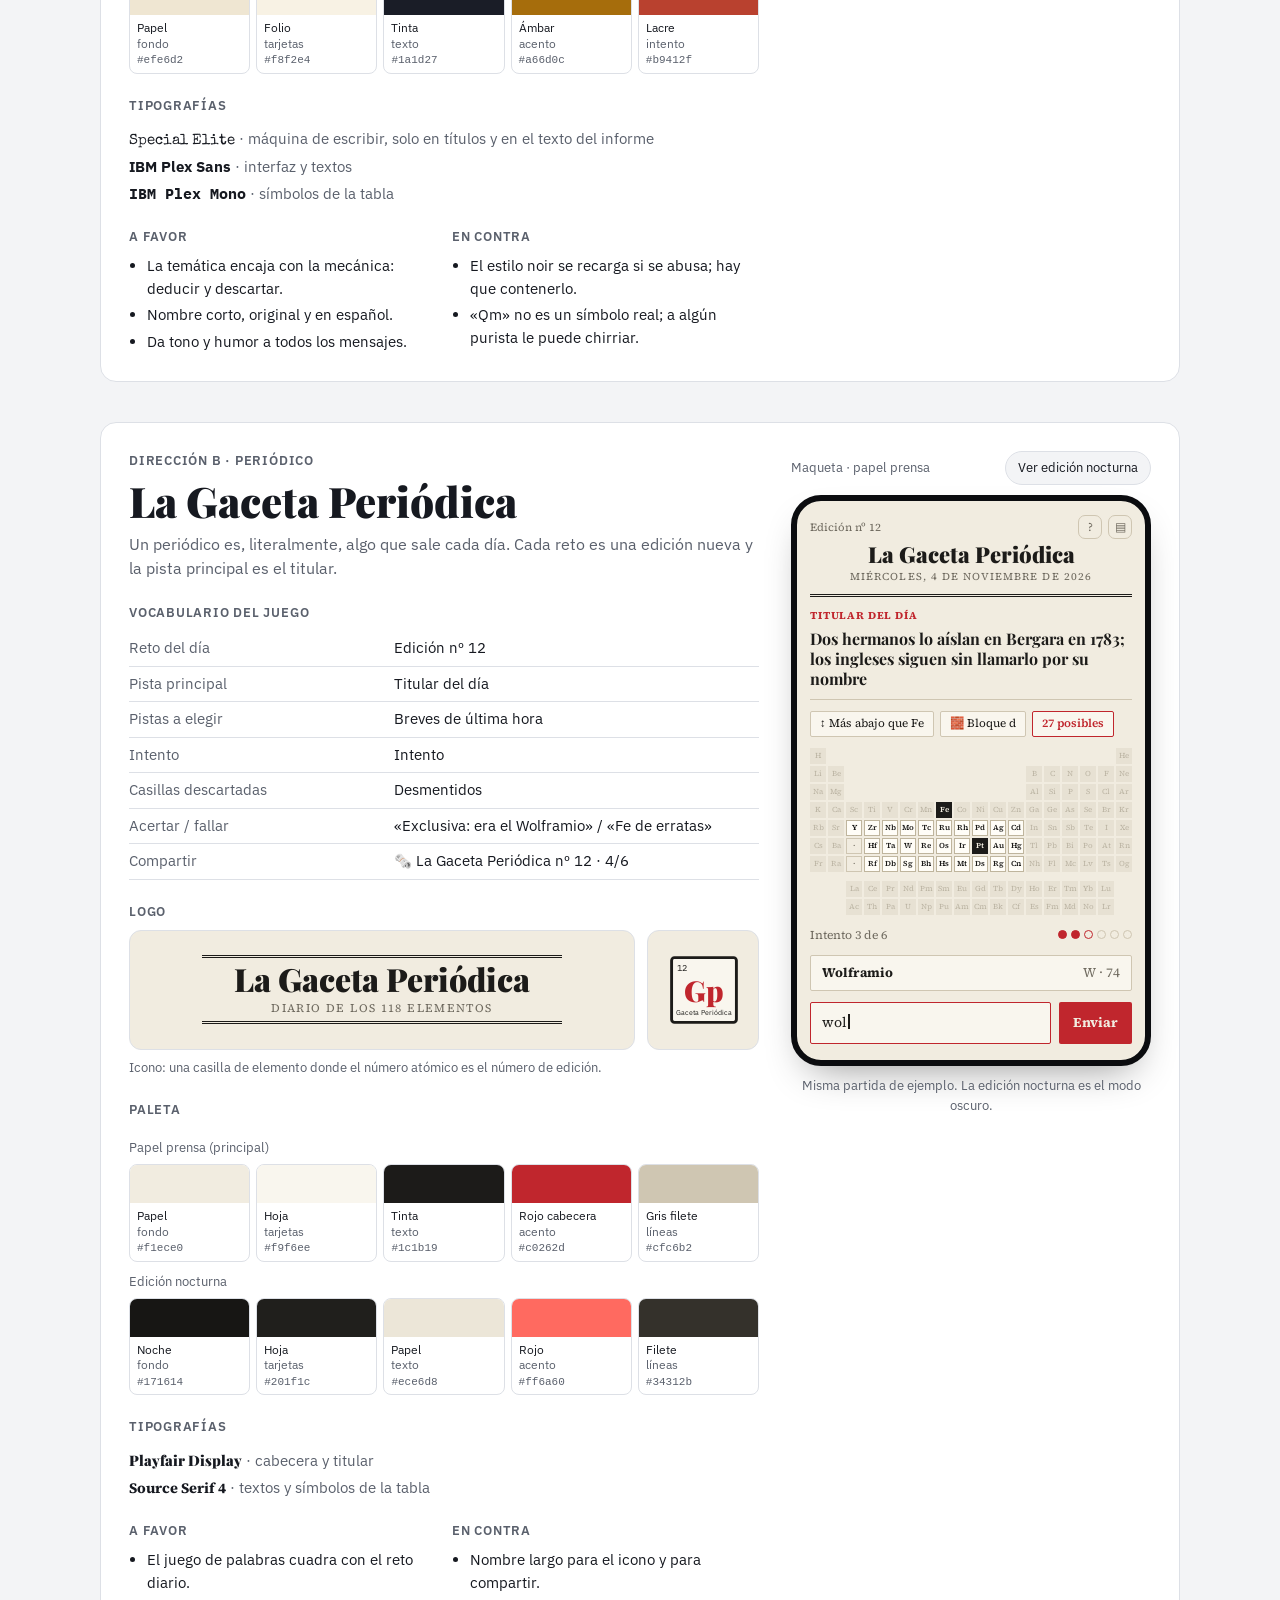
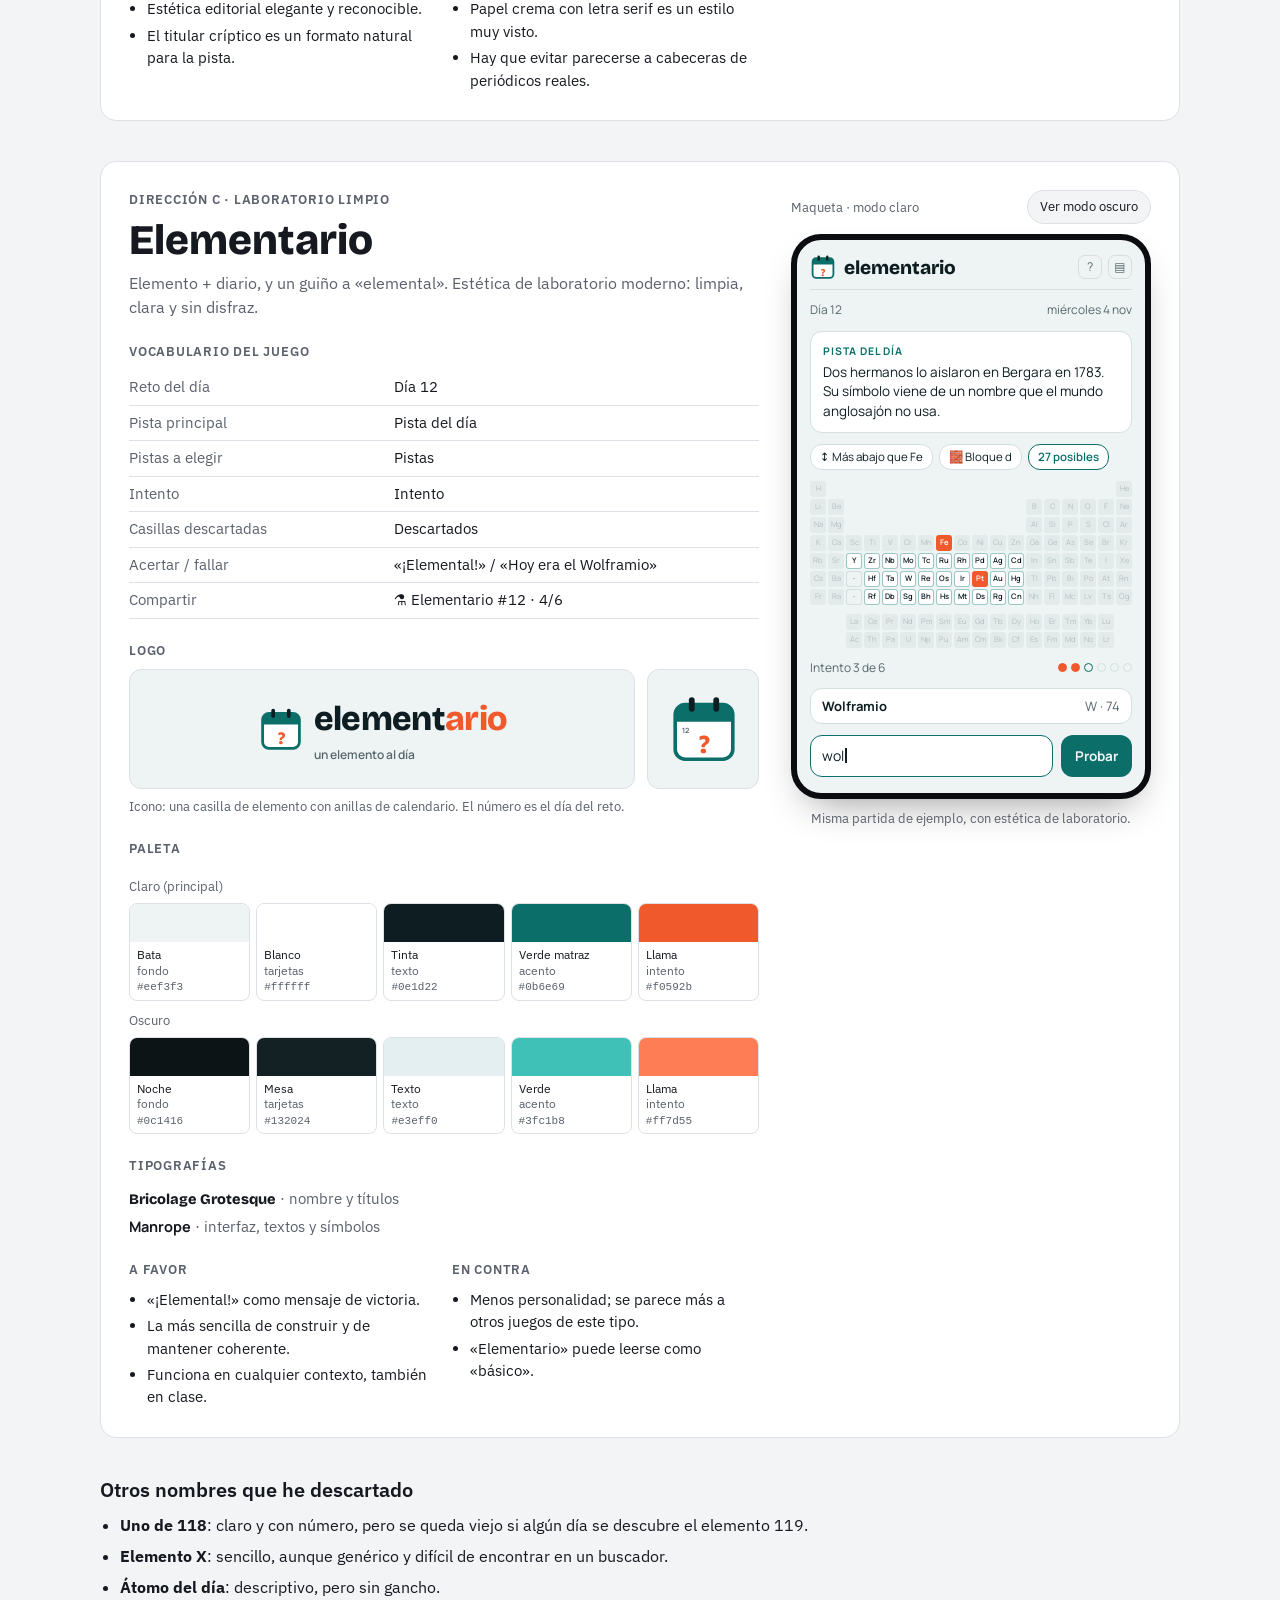
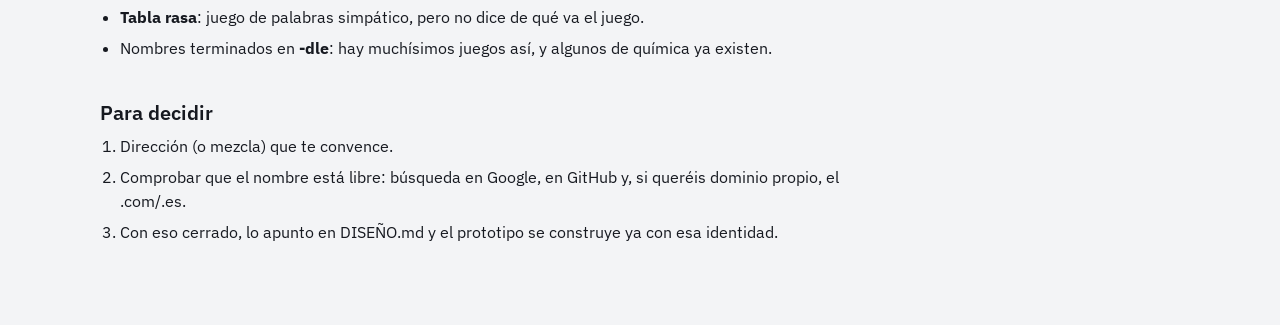
<file: exploracion/identidad.html>
<!DOCTYPE html>
<html lang="es">
<head>
<meta charset="utf-8">
<meta name="viewport" content="width=device-width, initial-scale=1">
<title>Identidad del juego</title>
<link rel="preconnect" href="https://fonts.googleapis.com">
<link rel="preconnect" href="https://fonts.gstatic.com" crossorigin>
<link href="https://fonts.googleapis.com/css2?family=Bricolage+Grotesque:opsz,wght@12..96,500;12..96,800&family=IBM+Plex+Mono:wght@400;600&family=IBM+Plex+Sans:wght@400;500;600;700&family=Manrope:wght@400;600;700&family=Playfair+Display:wght@700;900&family=Source+Serif+4:opsz,wght@8..60,400;8..60,600&family=Special+Elite&display=swap" rel="stylesheet">
<style>
/* Página de presentación: neutra y fría, para que cada propuesta luzca su propia paleta.
   Layout: cabecera + recomendación + reglas comunes, luego una sección por dirección (ficha | maqueta móvil). */
:root {
  --bg: #f3f4f6;
  --surface: #ffffff;
  --ink: #161920;
  --muted: #5a606c;
  --line: #dde0e6;
  --accent: #2f5bd0;
  --font-display: "IBM Plex Sans", system-ui, sans-serif;
  --font-body: "IBM Plex Sans", system-ui, sans-serif;
  color-scheme: light;
}
@media (prefers-color-scheme: dark) {
  :root:not([data-theme="light"]) {
    --bg: #101217; --surface: #181b22; --ink: #e8eaef; --muted: #9aa0ac; --line: #292d37; --accent: #8fb0ff;
    color-scheme: dark;
  }
}
:root[data-theme="dark"] {
  --bg: #101217; --surface: #181b22; --ink: #e8eaef; --muted: #9aa0ac; --line: #292d37; --accent: #8fb0ff;
  color-scheme: dark;
}

* { box-sizing: border-box; }
html, body { margin: 0; }
body {
  background: var(--bg); color: var(--ink);
  font-family: var(--font-body); font-size: 16px; line-height: 1.55;
}
.wrap { max-width: 1120px; margin: 0 auto; padding: 40px 20px 80px; display: grid; gap: 40px; }
h1, h2, h3 { text-wrap: balance; margin: 0; line-height: 1.15; }
h1 { font-family: var(--font-display); font-size: clamp(28px, 4vw, 40px); font-weight: 700; letter-spacing: -0.01em; }
p { margin: 0; }
.lead { color: var(--muted); max-width: 68ch; margin-top: 10px; }

.callout {
  background: var(--surface); border: 1px solid var(--line); border-left: 4px solid var(--accent);
  border-radius: 10px; padding: 20px 22px; display: grid; gap: 8px;
}
.callout h2 { font-size: 18px; font-weight: 600; }
.callout p { max-width: 75ch; }

.rules { display: grid; gap: 14px; }
.rules h2, .others h2 { font-size: 20px; font-weight: 600; }
.rules ul, .others ul { margin: 0; padding-left: 20px; display: grid; gap: 6px; max-width: 80ch; }
.legend { display: flex; flex-wrap: wrap; gap: 18px; font-size: 14px; color: var(--muted); }
.legend span { display: inline-flex; align-items: center; gap: 8px; }
.legend i { width: 18px; height: 18px; border-radius: 3px; display: inline-block; border: 1px solid var(--line); }

/* ---------- Secciones de dirección ---------- */
.dir {
  background: var(--surface); border: 1px solid var(--line); border-radius: 16px;
  padding: 28px; display: grid; grid-template-columns: minmax(0, 1fr) 360px; gap: 32px; align-items: start;
}
@media (max-width: 900px) { .dir { grid-template-columns: minmax(0, 1fr); padding: 20px 16px; } }
.dir-info { display: grid; gap: 22px; min-width: 0; }
.dir-head { display: grid; gap: 6px; }
.dir-tag { font-size: 13px; font-weight: 600; letter-spacing: 0.06em; text-transform: uppercase; color: var(--muted); }
.dir-head h2 { font-size: clamp(30px, 4vw, 42px); font-family: var(--f-d); font-weight: 800; }
.dir-head .sub { color: var(--muted); }
.block-title { font-size: 13px; font-weight: 600; letter-spacing: 0.06em; text-transform: uppercase; color: var(--muted); margin-bottom: 8px; }

.vocab { width: 100%; border-collapse: collapse; font-size: 14.5px; }
.vocab td { padding: 6px 0; border-bottom: 1px solid var(--line); vertical-align: top; }
.vocab td:first-child { color: var(--muted); width: 42%; padding-right: 12px; }

.logos { display: grid; grid-template-columns: minmax(0, 1fr) 112px; gap: 12px; }
@media (max-width: 480px) { .logos { grid-template-columns: minmax(0, 1fr); } }
.logo-box {
  background: var(--t-bg); color: var(--t-ink); border-radius: 12px; padding: 20px;
  display: grid; place-items: center; min-height: 120px; border: 1px solid var(--line);
}
.logo-box svg { width: 72px; height: 72px; display: block; }

.swatches { display: grid; gap: 10px; }
.sw-row { display: grid; gap: 6px; }
.sw-row > span { font-size: 13px; color: var(--muted); }
.sw-list { display: grid; grid-template-columns: repeat(5, minmax(0, 1fr)); gap: 6px; }
@media (max-width: 480px) { .sw-list { grid-template-columns: repeat(3, minmax(0, 1fr)); } }
.sw { border: 1px solid var(--line); border-radius: 8px; overflow: hidden; font-size: 12px; background: var(--surface); }
.sw b { display: block; height: 38px; }
.sw div { padding: 5px 7px; line-height: 1.3; }
.sw em { font-style: normal; color: var(--muted); display: block; }
.sw code { font-size: 11px; color: var(--muted); }

.fonts { font-size: 14.5px; display: grid; gap: 4px; }
.fonts span { color: var(--muted); }

.proscons { display: grid; grid-template-columns: 1fr 1fr; gap: 16px; font-size: 14.5px; }
@media (max-width: 560px) { .proscons { grid-template-columns: 1fr; } }
.proscons ul { margin: 0; padding-left: 18px; display: grid; gap: 4px; }

/* ---------- Maqueta móvil ---------- */
.mock { display: grid; gap: 10px; justify-items: center; position: sticky; top: 16px; }
@media (max-width: 900px) { .mock { position: static; } }
.mock-bar { display: flex; justify-content: space-between; align-items: center; width: 100%; max-width: 360px; gap: 8px; }
.mock-bar small { color: var(--muted); font-size: 12.5px; }
.toggle {
  font: inherit; font-size: 13px; padding: 6px 12px; border-radius: 999px; cursor: pointer;
  border: 1px solid var(--line); background: var(--bg); color: var(--ink);
}
.toggle:focus-visible { outline: 2px solid var(--accent); outline-offset: 2px; }
.caption { font-size: 13px; color: var(--muted); max-width: 360px; text-align: center; }

.phone {
  width: 100%; max-width: 360px; border-radius: 30px; padding: 14px 13px 16px;
  background: var(--t-bg); color: var(--t-ink); font-family: var(--f-b);
  border: 6px solid #0b0c0f; box-shadow: 0 18px 40px -18px rgba(0,0,0,.45);
  display: grid; gap: 11px; transition: background .25s, color .25s;
}
@media (prefers-reduced-motion: reduce) { .phone { transition: none; } }
.ph-top { display: flex; align-items: center; gap: 8px; padding-bottom: 9px; border-bottom: 1px solid var(--t-line); }
.ph-top svg { width: 26px; height: 26px; flex: none; }
.ph-name { font-family: var(--f-d); font-size: 19px; font-weight: 800; flex: 1; line-height: 1; }
.ph-ico { display: flex; gap: 6px; }
.ph-ico i { width: 24px; height: 24px; border-radius: 7px; border: 1.5px solid var(--t-line); display: grid; place-items: center; font-style: normal; font-size: 12px; color: var(--t-muted); }
.ph-meta { font-size: 12px; color: var(--t-muted); display: flex; justify-content: space-between; }
.ph-clue { background: var(--t-surface); border: 1px solid var(--t-line); border-radius: 12px; padding: 11px 12px; display: grid; gap: 4px; }
.ph-label { font-size: 10.5px; letter-spacing: .08em; text-transform: uppercase; color: var(--t-accent); font-weight: 700; }
.ph-clue p { font-size: 13.5px; line-height: 1.42; }
.ph-hints { display: flex; flex-wrap: wrap; gap: 6px; }
.chip { font-size: 11.5px; padding: 3px 9px; border-radius: 999px; border: 1px solid var(--t-line); background: var(--t-surface); white-space: nowrap; }
.chip.count { border-color: var(--t-accent); color: var(--t-accent); font-weight: 600; }

.pt {
  display: grid; grid-template-columns: repeat(18, minmax(0, 1fr));
  grid-template-rows: repeat(7, auto) 5px repeat(2, auto); gap: 2px;
}
.pt .c {
  aspect-ratio: 1; display: grid; place-items: center; border-radius: 2px;
  font-family: var(--f-sym); font-size: 7.6px; font-weight: 600; line-height: 1;
  background: var(--cand-bg); color: var(--cand-fg); box-shadow: inset 0 0 0 1px var(--cand-bd);
}
.pt .c.off { background: var(--off-bg); color: var(--off-fg); box-shadow: none; font-weight: 400; }
.pt .c.guess { background: var(--guess-bg); color: var(--guess-fg); box-shadow: none; position: relative; }
.pt .c.ph { background: transparent; box-shadow: inset 0 0 0 1px var(--t-line); color: var(--t-muted); }

.ph-att { display: flex; justify-content: space-between; align-items: center; font-size: 12px; color: var(--t-muted); }
.dots { display: flex; gap: 4px; }
.dots b { width: 9px; height: 9px; border-radius: 50%; border: 1.5px solid var(--t-line); }
.dots b.used { background: var(--t-hot); border-color: var(--t-hot); }
.dots b.now { border-color: var(--t-accent); }
.ph-sug { background: var(--t-surface); border: 1px solid var(--t-line); border-radius: 10px; padding: 7px 11px; font-size: 13px; display: flex; justify-content: space-between; }
.ph-sug span { color: var(--t-muted); }
.ph-in { display: flex; gap: 8px; }
.ph-in .field { flex: 1; border: 1.5px solid var(--t-accent); border-radius: 10px; padding: 9px 11px; font-size: 14px; background: var(--t-surface); }
.ph-in .field::after { content: ""; display: inline-block; width: 1.5px; height: 15px; background: var(--t-ink); vertical-align: -2px; margin-left: 1px; }
.ph-in .btn { border-radius: 10px; padding: 0 14px; display: grid; place-items: center; background: var(--t-accent); color: var(--t-bg); font-weight: 700; font-size: 13.5px; }

/* ---------- Dirección A: Quimisterio (noir por defecto, papel como alternativa) ---------- */
.dir-a {
  --f-d: "Special Elite", "Courier New", monospace; --f-b: "IBM Plex Sans", system-ui, sans-serif; --f-sym: "IBM Plex Mono", monospace;
  --t-bg: #141821; --t-surface: #1c212d; --t-ink: #ece3cf; --t-muted: #9a937f; --t-accent: #e7ad45; --t-hot: #e0664f; --t-line: #2c3342;
  --cand-bg: #262d3b; --cand-fg: #f3ead6; --cand-bd: #3a4356; --off-bg: #181c25; --off-fg: #353c4c; --guess-bg: #e0664f; --guess-fg: #141821;
}
.dir-a .phone.alt {
  --t-bg: #efe6d2; --t-surface: #f8f2e4; --t-ink: #1a1d27; --t-muted: #6b6455; --t-accent: #a66d0c; --t-hot: #b9412f; --t-line: #d6c9ac;
  --cand-bg: #fffaf0; --cand-fg: #1a1d27; --cand-bd: #cbbd9c; --off-bg: #e6dcc5; --off-fg: #bcb093; --guess-bg: #b9412f; --guess-fg: #fff8ea;
}
.dir-a .dir-head h2 { font-weight: 400; letter-spacing: .04em; }
.dir-a .ph-name { font-weight: 400; letter-spacing: .05em; font-size: 17px; }
.dir-a .ph-clue p { font-family: var(--f-d); font-size: 13px; }
.wm-a { display: grid; justify-items: center; gap: 6px; }
.wm-a .word { font-family: "Special Elite", monospace; font-size: clamp(24px, 3.4vw, 32px); letter-spacing: .1em; color: var(--t-ink); }
.wm-a .word b { color: var(--t-accent); font-weight: 400; }
.wm-a .stamp { font-family: "IBM Plex Mono", monospace; font-size: 11px; letter-spacing: .14em; color: var(--t-hot); border: 1.5px solid var(--t-hot); padding: 2px 8px; transform: rotate(-3deg); }

/* ---------- Dirección B: La Gaceta Periódica (papel prensa por defecto, edición nocturna como alternativa) ---------- */
.dir-b {
  --f-d: "Playfair Display", Georgia, serif; --f-b: "Source Serif 4", Georgia, serif; --f-sym: "Source Serif 4", Georgia, serif;
  --t-bg: #f1ece0; --t-surface: #f9f6ee; --t-ink: #1c1b19; --t-muted: #6f6a5f; --t-accent: #c0262d; --t-hot: #c0262d; --t-line: #cfc6b2;
  --cand-bg: #fffdf7; --cand-fg: #1c1b19; --cand-bd: #bfb59d; --off-bg: #e7e1d3; --off-fg: #bdb6a5; --guess-bg: #1c1b19; --guess-fg: #f1ece0;
}
.dir-b .phone.alt {
  --t-bg: #171614; --t-surface: #201f1c; --t-ink: #ece6d8; --t-muted: #9b9586; --t-accent: #ff6a60; --t-hot: #ff6a60; --t-line: #34312b;
  --cand-bg: #2c2a26; --cand-fg: #f4efe3; --cand-bd: #45413a; --off-bg: #1b1a17; --off-fg: #3a3732; --guess-bg: #ece6d8; --guess-fg: #171614;
}
.dir-b .dir-head h2 { font-weight: 900; }
.dir-b .phone { border-radius: 30px; }
.dir-b .ph-top { flex-direction: column; gap: 4px; border-bottom: 3px double var(--t-ink); }
.dir-b .ph-top .row { display: flex; width: 100%; align-items: center; justify-content: space-between; }
.dir-b .ph-name { font-weight: 900; font-size: 22px; text-align: center; }
.dir-b .ph-clue { background: transparent; border: 0; border-bottom: 1px solid var(--t-line); border-radius: 0; padding: 0 0 10px; }
.dir-b .ph-clue p { font-family: var(--f-d); font-weight: 700; font-size: 16px; line-height: 1.25; }
.dir-b .pt .c { border-radius: 0; }
.dir-b .ph-in .field, .dir-b .ph-in .btn, .dir-b .ph-sug, .dir-b .chip { border-radius: 2px; }
.wm-b { display: grid; justify-items: center; gap: 4px; width: 100%; max-width: 360px; }
.wm-b .rule { width: 100%; border-top: 3px double var(--t-ink); }
.wm-b .word { font-family: "Playfair Display", serif; font-weight: 900; font-size: clamp(24px, 3.4vw, 32px); line-height: 1.05; text-align: center; color: var(--t-ink); }
.wm-b .tag { font-family: "Source Serif 4", serif; font-size: 11.5px; letter-spacing: .12em; text-transform: uppercase; color: var(--t-muted); text-align: center; }

/* ---------- Dirección C: Elementario (laboratorio claro por defecto, oscuro como alternativa) ---------- */
.dir-c {
  --f-d: "Bricolage Grotesque", system-ui, sans-serif; --f-b: "Manrope", system-ui, sans-serif; --f-sym: "Manrope", system-ui, sans-serif;
  --t-bg: #eef3f3; --t-surface: #ffffff; --t-ink: #0e1d22; --t-muted: #56686d; --t-accent: #0b6e69; --t-hot: #f0592b; --t-line: #d3dfe0;
  --cand-bg: #ffffff; --cand-fg: #0e1d22; --cand-bd: #9cc7c4; --off-bg: #e2eaea; --off-fg: #b2c0c2; --guess-bg: #f0592b; --guess-fg: #ffffff;
}
.dir-c .phone.alt {
  --t-bg: #0c1416; --t-surface: #132024; --t-ink: #e3eff0; --t-muted: #8aa0a4; --t-accent: #3fc1b8; --t-hot: #ff7d55; --t-line: #22353a;
  --cand-bg: #18302f; --cand-fg: #e9f6f5; --cand-bd: #2d5754; --off-bg: #0f1a1c; --off-fg: #253538; --guess-bg: #ff7d55; --guess-fg: #0c1416;
}
.dir-c .pt .c { border-radius: 3px; }
.dir-c .chip, .dir-c .ph-sug, .dir-c .ph-in .field, .dir-c .ph-in .btn { border-radius: 12px; }
.wm-c { display: flex; align-items: center; gap: 10px; }
.wm-c .word { font-family: "Bricolage Grotesque", sans-serif; font-weight: 800; font-size: clamp(26px, 3.6vw, 34px); letter-spacing: -0.02em; color: var(--t-ink); }
.wm-c .word b { color: var(--t-hot); font-weight: 800; }
.wm-c .tag { font-family: "Manrope", sans-serif; font-size: 12px; color: var(--t-muted); display: block; letter-spacing: 0; font-weight: 600; }

.others { display: grid; gap: 12px; }
.next { display: grid; gap: 10px; }
.next h2 { font-size: 20px; font-weight: 600; }
.next ol { margin: 0; padding-left: 20px; display: grid; gap: 6px; max-width: 80ch; }
</style>
</head>
<body>
<main class="wrap">

  <header>
    <h1>Nombre e identidad: tres direcciones</h1>
    <p class="lead">Cada propuesta trae un nombre, una temática que da vocabulario al juego, un logo, una paleta con modo claro y oscuro, tipografías y una maqueta de móvil con la misma partida de ejemplo. Puedes mezclarlas: el nombre de una con la estética de otra.</p>
  </header>

  <section class="callout" aria-labelledby="rec">
    <h2 id="rec">Mi recomendación: Quimisterio</h2>
    <p>Es la temática que mejor cuenta lo que pasa en el juego. Tienes un caso, una pista principal, sospechosos que vas descartando en el tablero y una acusación final. Cada mecánica tiene ya su nombre natural. El nombre es corto, en español, se pronuncia sin dudar y se recuerda. La Gaceta Periódica es la alternativa si te gana el juego de palabras entre «periódico» y «tabla periódica».</p>
  </section>

  <section class="rules" aria-labelledby="rules">
    <h2 id="rules">Reglas comunes a cualquier dirección</h2>
    <ul>
      <li>La tabla <strong>no se colorea por familias</strong>. El color se reserva para el estado de cada casilla; con diez colores de familias, el sombreado se perdería.</li>
      <li>Los tres estados se distinguen también <strong>sin depender del color</strong>: candidata (clara y con borde), descartada (apagada, sin borde) e intento (relleno sólido).</li>
      <li>Símbolos legibles a 7–10 px: letra con buena forma a tamaño pequeño y peso semibold.</li>
      <li>Modo claro y oscuro desde el primer día, cada uno con su propia paleta (no un simple negativo).</li>
    </ul>
    <div class="legend" aria-hidden="true">
      <span><i style="background:#fff;border-color:#9aa"></i>Candidata</span>
      <span><i style="background:#e2e6ea;border-color:transparent"></i>Descartada</span>
      <span><i style="background:#e0664f;border-color:transparent"></i>Tu intento</span>
    </div>
  </section>

  <!-- ===================== A ===================== -->
  <section class="dir dir-a" aria-labelledby="a-name">
    <div class="dir-info">
      <div class="dir-head">
        <span class="dir-tag">Dirección A · Detective</span>
        <h2 id="a-name">Quimisterio</h2>
        <p class="sub">Química + misterio. Cada día hay un caso nuevo y un elemento culpable. La tabla es el tablero de sospechosos.</p>
      </div>

      <div>
        <div class="block-title">Vocabulario del juego</div>
        <table class="vocab">
          <tr><td>Reto del día</td><td>Caso nº 12</td></tr>
          <tr><td>Pista principal</td><td>Informe del caso</td></tr>
          <tr><td>Pistas a elegir</td><td>Pistas (cada tipo, una «línea de investigación»)</td></tr>
          <tr><td>Intento</td><td>Acusación</td></tr>
          <tr><td>Casillas descartadas</td><td>Sospechosos con coartada</td></tr>
          <tr><td>Acertar / fallar</td><td>«Caso cerrado» / «Se ha fugado: era el Wolframio»</td></tr>
          <tr><td>Compartir</td><td>🔎 Quimisterio · Caso nº 12 · 4/6</td></tr>
        </table>
      </div>

      <div>
        <div class="block-title">Logo</div>
        <div class="logos">
          <div class="logo-box">
            <div class="wm-a"><span class="word">QUIMISTERI<b>O</b></span><span class="stamp">CASO Nº 12</span></div>
          </div>
          <div class="logo-box">
            <svg viewBox="0 0 100 100" role="img" aria-label="Icono: lupa sobre una casilla de elemento">
              <rect x="0" y="0" width="100" height="100" rx="22" fill="var(--t-surface)"/>
              <line x1="64" y1="64" x2="84" y2="84" stroke="var(--t-accent)" stroke-width="10" stroke-linecap="round"/>
              <circle cx="44" cy="44" r="28" fill="var(--t-bg)" stroke="var(--t-accent)" stroke-width="6"/>
              <text x="29" y="33" font-family="IBM Plex Mono, monospace" font-size="9" font-weight="600" fill="var(--t-hot)">?</text>
              <text x="44" y="54" text-anchor="middle" font-family="Special Elite, monospace" font-size="25" fill="var(--t-ink)">Qm</text>
            </svg>
          </div>
        </div>
        <p class="caption" style="text-align:left;max-width:none;margin-top:8px">Icono: una lupa sobre una casilla de elemento inventada, «Qm», con número atómico «?».</p>
      </div>

      <div class="swatches" data-pal="a"></div>

      <div class="fonts">
        <div class="block-title">Tipografías</div>
        <div><strong style="font-family:'Special Elite',monospace;font-weight:400">Special Elite</strong> <span>· máquina de escribir, solo en títulos y en el texto del informe</span></div>
        <div><strong style="font-family:'IBM Plex Sans'">IBM Plex Sans</strong> <span>· interfaz y textos</span></div>
        <div><strong style="font-family:'IBM Plex Mono'">IBM Plex Mono</strong> <span>· símbolos de la tabla</span></div>
      </div>

      <div class="proscons">
        <div><div class="block-title">A favor</div><ul>
          <li>La temática encaja con la mecánica: deducir y descartar.</li>
          <li>Nombre corto, original y en español.</li>
          <li>Da tono y humor a todos los mensajes.</li>
        </ul></div>
        <div><div class="block-title">En contra</div><ul>
          <li>El estilo noir se recarga si se abusa; hay que contenerlo.</li>
          <li>«Qm» no es un símbolo real; a algún purista le puede chirriar.</li>
        </ul></div>
      </div>
    </div>

    <div class="mock">
      <div class="mock-bar"><small>Maqueta · modo noche</small><button class="toggle" type="button" id="tg-a" data-alt="Ver modo día" data-def="Ver modo noche">Ver modo día</button></div>
      <div class="phone" id="ph-a">
        <div class="ph-top">
          <svg viewBox="0 0 100 100" aria-hidden="true"><line x1="64" y1="64" x2="86" y2="86" stroke="var(--t-accent)" stroke-width="12" stroke-linecap="round"/><circle cx="44" cy="44" r="30" fill="none" stroke="var(--t-accent)" stroke-width="9"/><text x="44" y="56" text-anchor="middle" font-family="Special Elite, monospace" font-size="30" fill="var(--t-ink)">?</text></svg>
          <span class="ph-name">QUIMISTERIO</span>
          <span class="ph-ico"><i>?</i><i>▤</i></span>
        </div>
        <div class="ph-meta"><span>Caso nº 12</span><span>miércoles 4 nov</span></div>
        <div class="ph-clue">
          <span class="ph-label">Informe del caso</span>
          <p>Dos hermanos lo aislaron en Bergara en 1783. Su símbolo viene de un nombre que el mundo anglosajón no usa.</p>
        </div>
        <div class="ph-hints"><span class="chip">↕️ Más abajo que Fe</span><span class="chip">🧱 Bloque d</span><span class="chip count" data-count></span></div>
        <div class="pt" data-table></div>
        <div class="ph-att"><span>Acusación 3 de 6</span><span class="dots"><b class="used"></b><b class="used"></b><b class="now"></b><b></b><b></b><b></b></span></div>
        <div class="ph-sug"><strong>Wolframio</strong><span>W · 74</span></div>
        <div class="ph-in"><span class="field">wol</span><span class="btn">Acusar</span></div>
      </div>
      <p class="caption">Ejemplo de partida: tras acusar a Fe (pista: más abajo) y a Pt (pista: bloque d) quedan pocos sospechosos.</p>
    </div>
  </section>

  <!-- ===================== B ===================== -->
  <section class="dir dir-b" aria-labelledby="b-name">
    <div class="dir-info">
      <div class="dir-head">
        <span class="dir-tag">Dirección B · Periódico</span>
        <h2 id="b-name">La Gaceta Periódica</h2>
        <p class="sub">Un periódico es, literalmente, algo que sale cada día. Cada reto es una edición nueva y la pista principal es el titular.</p>
      </div>

      <div>
        <div class="block-title">Vocabulario del juego</div>
        <table class="vocab">
          <tr><td>Reto del día</td><td>Edición nº 12</td></tr>
          <tr><td>Pista principal</td><td>Titular del día</td></tr>
          <tr><td>Pistas a elegir</td><td>Breves de última hora</td></tr>
          <tr><td>Intento</td><td>Intento</td></tr>
          <tr><td>Casillas descartadas</td><td>Desmentidos</td></tr>
          <tr><td>Acertar / fallar</td><td>«Exclusiva: era el Wolframio» / «Fe de erratas»</td></tr>
          <tr><td>Compartir</td><td>🗞️ La Gaceta Periódica nº 12 · 4/6</td></tr>
        </table>
      </div>

      <div>
        <div class="block-title">Logo</div>
        <div class="logos">
          <div class="logo-box">
            <div class="wm-b"><div class="rule"></div><span class="word">La Gaceta Periódica</span><span class="tag">Diario de los 118 elementos</span><div class="rule"></div></div>
          </div>
          <div class="logo-box">
            <svg viewBox="0 0 100 100" role="img" aria-label="Icono: casilla de elemento Gp con el número de edición">
              <rect x="5" y="5" width="90" height="90" rx="4" fill="var(--t-surface)" stroke="var(--t-ink)" stroke-width="4"/>
              <text x="13" y="24" font-family="Source Serif 4, serif" font-size="13" fill="var(--t-ink)">12</text>
              <text x="50" y="66" text-anchor="middle" font-family="Playfair Display, serif" font-weight="900" font-size="40" fill="var(--t-accent)">Gp</text>
              <text x="50" y="85" text-anchor="middle" font-family="Source Serif 4, serif" font-size="9.5" fill="var(--t-ink)">Gaceta Periódica</text>
            </svg>
          </div>
        </div>
        <p class="caption" style="text-align:left;max-width:none;margin-top:8px">Icono: una casilla de elemento donde el número atómico es el número de edición.</p>
      </div>

      <div class="swatches" data-pal="b"></div>

      <div class="fonts">
        <div class="block-title">Tipografías</div>
        <div><strong style="font-family:'Playfair Display';font-weight:900">Playfair Display</strong> <span>· cabecera y titular</span></div>
        <div><strong style="font-family:'Source Serif 4'">Source Serif 4</strong> <span>· textos y símbolos de la tabla</span></div>
      </div>

      <div class="proscons">
        <div><div class="block-title">A favor</div><ul>
          <li>El juego de palabras cuadra con el reto diario.</li>
          <li>Estética editorial elegante y reconocible.</li>
          <li>El titular críptico es un formato natural para la pista.</li>
        </ul></div>
        <div><div class="block-title">En contra</div><ul>
          <li>Nombre largo para el icono y para compartir.</li>
          <li>Papel crema con letra serif es un estilo muy visto.</li>
          <li>Hay que evitar parecerse a cabeceras de periódicos reales.</li>
        </ul></div>
      </div>
    </div>

    <div class="mock">
      <div class="mock-bar"><small>Maqueta · papel prensa</small><button class="toggle" type="button" id="tg-b" data-alt="Ver papel prensa" data-def="Ver edición nocturna">Ver edición nocturna</button></div>
      <div class="phone" id="ph-b">
        <div class="ph-top">
          <div class="row"><span style="font-size:11px;color:var(--t-muted)">Edición nº 12</span><span class="ph-ico"><i>?</i><i>▤</i></span></div>
          <span class="ph-name">La Gaceta Periódica</span>
          <span style="font-size:10.5px;letter-spacing:.1em;text-transform:uppercase;color:var(--t-muted)">Miércoles, 4 de noviembre de 2026</span>
        </div>
        <div class="ph-clue">
          <span class="ph-label">Titular del día</span>
          <p>Dos hermanos lo aíslan en Bergara en 1783; los ingleses siguen sin llamarlo por su nombre</p>
        </div>
        <div class="ph-hints"><span class="chip">↕️ Más abajo que Fe</span><span class="chip">🧱 Bloque d</span><span class="chip count" data-count></span></div>
        <div class="pt" data-table></div>
        <div class="ph-att"><span>Intento 3 de 6</span><span class="dots"><b class="used"></b><b class="used"></b><b class="now"></b><b></b><b></b><b></b></span></div>
        <div class="ph-sug"><strong>Wolframio</strong><span>W · 74</span></div>
        <div class="ph-in"><span class="field">wol</span><span class="btn">Enviar</span></div>
      </div>
      <p class="caption">Misma partida de ejemplo. La edición nocturna es el modo oscuro.</p>
    </div>
  </section>

  <!-- ===================== C ===================== -->
  <section class="dir dir-c" aria-labelledby="c-name">
    <div class="dir-info">
      <div class="dir-head">
        <span class="dir-tag">Dirección C · Laboratorio limpio</span>
        <h2 id="c-name">Elementario</h2>
        <p class="sub">Elemento + diario, y un guiño a «elemental». Estética de laboratorio moderno: limpia, clara y sin disfraz.</p>
      </div>

      <div>
        <div class="block-title">Vocabulario del juego</div>
        <table class="vocab">
          <tr><td>Reto del día</td><td>Día 12</td></tr>
          <tr><td>Pista principal</td><td>Pista del día</td></tr>
          <tr><td>Pistas a elegir</td><td>Pistas</td></tr>
          <tr><td>Intento</td><td>Intento</td></tr>
          <tr><td>Casillas descartadas</td><td>Descartados</td></tr>
          <tr><td>Acertar / fallar</td><td>«¡Elemental!» / «Hoy era el Wolframio»</td></tr>
          <tr><td>Compartir</td><td>⚗️ Elementario #12 · 4/6</td></tr>
        </table>
      </div>

      <div>
        <div class="block-title">Logo</div>
        <div class="logos">
          <div class="logo-box">
            <div class="wm-c">
              <svg viewBox="0 0 100 100" aria-hidden="true" style="width:46px;height:46px"><rect x="10" y="16" width="80" height="76" rx="14" fill="var(--t-surface)" stroke="var(--t-accent)" stroke-width="6"/><path d="M10 30a14 14 0 0 1 14-14h52a14 14 0 0 1 14 14v10H10z" fill="var(--t-accent)"/><rect x="29" y="6" width="8" height="20" rx="4" fill="var(--t-ink)"/><rect x="63" y="6" width="8" height="20" rx="4" fill="var(--t-ink)"/><text x="50" y="83" text-anchor="middle" font-family="Bricolage Grotesque, sans-serif" font-weight="800" font-size="38" fill="var(--t-hot)">?</text></svg>
              <span class="word">element<b>ario</b><span class="tag">un elemento al día</span></span>
            </div>
          </div>
          <div class="logo-box">
            <svg viewBox="0 0 100 100" role="img" aria-label="Icono: casilla de elemento con anillas de calendario">
              <rect x="10" y="16" width="80" height="76" rx="14" fill="var(--t-surface)" stroke="var(--t-accent)" stroke-width="5"/>
              <path d="M10 30a14 14 0 0 1 14-14h52a14 14 0 0 1 14 14v10H10z" fill="var(--t-accent)"/>
              <rect x="29" y="6" width="8" height="20" rx="4" fill="var(--t-ink)"/>
              <rect x="63" y="6" width="8" height="20" rx="4" fill="var(--t-ink)"/>
              <text x="20" y="55" font-family="Manrope, sans-serif" font-weight="700" font-size="10" fill="var(--t-muted)">12</text>
              <text x="50" y="83" text-anchor="middle" font-family="Bricolage Grotesque, sans-serif" font-weight="800" font-size="36" fill="var(--t-hot)">?</text>
            </svg>
          </div>
        </div>
        <p class="caption" style="text-align:left;max-width:none;margin-top:8px">Icono: una casilla de elemento con anillas de calendario. El número es el día del reto.</p>
      </div>

      <div class="swatches" data-pal="c"></div>

      <div class="fonts">
        <div class="block-title">Tipografías</div>
        <div><strong style="font-family:'Bricolage Grotesque';font-weight:800">Bricolage Grotesque</strong> <span>· nombre y títulos</span></div>
        <div><strong style="font-family:'Manrope';font-weight:700">Manrope</strong> <span>· interfaz, textos y símbolos</span></div>
      </div>

      <div class="proscons">
        <div><div class="block-title">A favor</div><ul>
          <li>«¡Elemental!» como mensaje de victoria.</li>
          <li>La más sencilla de construir y de mantener coherente.</li>
          <li>Funciona en cualquier contexto, también en clase.</li>
        </ul></div>
        <div><div class="block-title">En contra</div><ul>
          <li>Menos personalidad; se parece más a otros juegos de este tipo.</li>
          <li>«Elementario» puede leerse como «básico».</li>
        </ul></div>
      </div>
    </div>

    <div class="mock">
      <div class="mock-bar"><small>Maqueta · modo claro</small><button class="toggle" type="button" id="tg-c" data-alt="Ver modo claro" data-def="Ver modo oscuro">Ver modo oscuro</button></div>
      <div class="phone" id="ph-c">
        <div class="ph-top">
          <svg viewBox="0 0 100 100" aria-hidden="true"><rect x="10" y="16" width="80" height="76" rx="14" fill="var(--t-surface)" stroke="var(--t-accent)" stroke-width="7"/><path d="M10 30a14 14 0 0 1 14-14h52a14 14 0 0 1 14 14v10H10z" fill="var(--t-accent)"/><rect x="29" y="6" width="9" height="20" rx="4.5" fill="var(--t-ink)"/><rect x="62" y="6" width="9" height="20" rx="4.5" fill="var(--t-ink)"/><text x="50" y="83" text-anchor="middle" font-family="Bricolage Grotesque, sans-serif" font-weight="800" font-size="40" fill="var(--t-hot)">?</text></svg>
          <span class="ph-name">elementario</span>
          <span class="ph-ico"><i>?</i><i>▤</i></span>
        </div>
        <div class="ph-meta"><span>Día 12</span><span>miércoles 4 nov</span></div>
        <div class="ph-clue">
          <span class="ph-label">Pista del día</span>
          <p>Dos hermanos lo aislaron en Bergara en 1783. Su símbolo viene de un nombre que el mundo anglosajón no usa.</p>
        </div>
        <div class="ph-hints"><span class="chip">↕️ Más abajo que Fe</span><span class="chip">🧱 Bloque d</span><span class="chip count" data-count></span></div>
        <div class="pt" data-table></div>
        <div class="ph-att"><span>Intento 3 de 6</span><span class="dots"><b class="used"></b><b class="used"></b><b class="now"></b><b></b><b></b><b></b></span></div>
        <div class="ph-sug"><strong>Wolframio</strong><span>W · 74</span></div>
        <div class="ph-in"><span class="field">wol</span><span class="btn">Probar</span></div>
      </div>
      <p class="caption">Misma partida de ejemplo, con estética de laboratorio.</p>
    </div>
  </section>

  <section class="others" aria-labelledby="others">
    <h2 id="others">Otros nombres que he descartado</h2>
    <ul>
      <li><strong>Uno de 118</strong>: claro y con número, pero se queda viejo si algún día se descubre el elemento 119.</li>
      <li><strong>Elemento X</strong>: sencillo, aunque genérico y difícil de encontrar en un buscador.</li>
      <li><strong>Átomo del día</strong>: descriptivo, pero sin gancho.</li>
      <li><strong>Tabla rasa</strong>: juego de palabras simpático, pero no dice de qué va el juego.</li>
      <li>Nombres terminados en <strong>-dle</strong>: hay muchísimos juegos así, y algunos de química ya existen.</li>
    </ul>
  </section>

  <section class="next" aria-labelledby="next">
    <h2 id="next">Para decidir</h2>
    <ol>
      <li>Dirección (o mezcla) que te convence.</li>
      <li>Comprobar que el nombre está libre: búsqueda en Google, en GitHub y, si queréis dominio propio, el .com/.es.</li>
      <li>Con eso cerrado, lo apunto en DISEÑO.md y el prototipo se construye ya con esa identidad.</li>
    </ol>
  </section>

</main>

<script>
(function () {
  var SYM = "H He Li Be B C N O F Ne Na Mg Al Si P S Cl Ar K Ca Sc Ti V Cr Mn Fe Co Ni Cu Zn Ga Ge As Se Br Kr Rb Sr Y Zr Nb Mo Tc Ru Rh Pd Ag Cd In Sn Sb Te I Xe Cs Ba La Ce Pr Nd Pm Sm Eu Gd Tb Dy Ho Er Tm Yb Lu Hf Ta W Re Os Ir Pt Au Hg Tl Pb Bi Po At Rn Fr Ra Ac Th Pa U Np Pu Am Cm Bk Cf Es Fm Md No Lr Rf Db Sg Bh Hs Mt Ds Rg Cn Nh Fl Mc Lv Ts Og".split(" ");

  // Posición en la tabla de 18 columnas (filas 9 y 10 = bloque f, separado por la fila 8).
  function pos(z) {
    if (z === 1) return { r: 1, c: 1 };
    if (z === 2) return { r: 1, c: 18 };
    if (z <= 10) return { r: 2, c: z <= 4 ? z - 2 : z + 8 };
    if (z <= 18) return { r: 3, c: z <= 12 ? z - 10 : z };
    if (z <= 36) return { r: 4, c: z - 18 };
    if (z <= 54) return { r: 5, c: z - 36 };
    if (z <= 56) return { r: 6, c: z - 54 };
    if (z <= 71) return { r: 9, c: z - 54 };
    if (z <= 86) return { r: 6, c: z - 68 };
    if (z <= 88) return { r: 7, c: z - 86 };
    if (z <= 103) return { r: 10, c: z - 86 };
    return { r: 7, c: z - 100 };
  }
  function period(p) { return p.r === 9 ? 6 : p.r === 10 ? 7 : p.r; }
  function isD(p) { return p.r >= 4 && p.r <= 7 && p.c >= 3 && p.c <= 12; }

  // Partida de ejemplo: solución W (74). Fe (26) → "más abajo"; Pt (78) → "bloque d".
  var guesses = [26, 78];
  function candidate(z) {
    var p = pos(z);
    return guesses.indexOf(z) < 0 && period(p) > 4 && isD(p);
  }

  var count = 0;
  for (var z = 1; z <= 118; z++) if (candidate(z)) count++;

  document.querySelectorAll("[data-table]").forEach(function (el) {
    var frag = document.createDocumentFragment();
    for (var z = 1; z <= 118; z++) {
      var p = pos(z), d = document.createElement("div");
      d.className = "c" + (guesses.indexOf(z) >= 0 ? " guess" : candidate(z) ? "" : " off");
      d.style.gridRow = p.r; d.style.gridColumn = p.c;
      d.textContent = SYM[z - 1];
      frag.appendChild(d);
    }
    [[6, 3, "57–71"], [7, 3, "89–103"]].forEach(function (ph) {
      var d = document.createElement("div");
      d.className = "c ph"; d.style.gridRow = ph[0]; d.style.gridColumn = ph[1]; d.textContent = "·";
      d.title = ph[2];
      frag.appendChild(d);
    });
    el.appendChild(frag);
  });
  document.querySelectorAll("[data-count]").forEach(function (el) { el.textContent = count + " posibles"; });

  var PAL = {
    a: [
      ["Noche (principal)", [["Tinta noche", "#141821", "fondo"], ["Expediente", "#1c212d", "tarjetas"], ["Papel", "#ece3cf", "texto"], ["Lámpara", "#e7ad45", "acento"], ["Lacre", "#e0664f", "intento"]]],
      ["Día", [["Papel", "#efe6d2", "fondo"], ["Folio", "#f8f2e4", "tarjetas"], ["Tinta", "#1a1d27", "texto"], ["Ámbar", "#a66d0c", "acento"], ["Lacre", "#b9412f", "intento"]]]
    ],
    b: [
      ["Papel prensa (principal)", [["Papel", "#f1ece0", "fondo"], ["Hoja", "#f9f6ee", "tarjetas"], ["Tinta", "#1c1b19", "texto"], ["Rojo cabecera", "#c0262d", "acento"], ["Gris filete", "#cfc6b2", "líneas"]]],
      ["Edición nocturna", [["Noche", "#171614", "fondo"], ["Hoja", "#201f1c", "tarjetas"], ["Papel", "#ece6d8", "texto"], ["Rojo", "#ff6a60", "acento"], ["Filete", "#34312b", "líneas"]]]
    ],
    c: [
      ["Claro (principal)", [["Bata", "#eef3f3", "fondo"], ["Blanco", "#ffffff", "tarjetas"], ["Tinta", "#0e1d22", "texto"], ["Verde matraz", "#0b6e69", "acento"], ["Llama", "#f0592b", "intento"]]],
      ["Oscuro", [["Noche", "#0c1416", "fondo"], ["Mesa", "#132024", "tarjetas"], ["Texto", "#e3eff0", "texto"], ["Verde", "#3fc1b8", "acento"], ["Llama", "#ff7d55", "intento"]]]
    ]
  };
  document.querySelectorAll("[data-pal]").forEach(function (el) {
    var html = '<div class="block-title">Paleta</div>';
    PAL[el.getAttribute("data-pal")].forEach(function (row) {
      html += '<div class="sw-row"><span>' + row[0] + '</span><div class="sw-list">';
      row[1].forEach(function (s) {
        html += '<div class="sw"><b style="background:' + s[1] + '"></b><div>' + s[0] + '<em>' + s[2] + '</em><code>' + s[1] + '</code></div></div>';
      });
      html += '</div></div>';
    });
    el.innerHTML = html;
  });

  ["a", "b", "c"].forEach(function (k) {
    var btn = document.getElementById("tg-" + k), ph = document.getElementById("ph-" + k);
    var label = btn.parentNode.querySelector("small"), base = label.textContent;
    btn.addEventListener("click", function () {
      var on = ph.classList.toggle("alt");
      btn.textContent = on ? btn.getAttribute("data-alt") : btn.getAttribute("data-def");
      label.textContent = on ? "Maqueta · " + btn.getAttribute("data-def").replace(/^Ver /, "") : base;
    });
  });
})();
</script>
</body>
</html>
</file>
<file: css/estilos.css>
/* Holmio — estilos
   Modo día («el expediente») por defecto; modo noche («el despacho») según el sistema
   o forzado con data-theme. Una sola columna centrada, pensada para móvil. */

:root {
  /* Modo día */
  --fondo: #efe6d2;
  --tarjeta: #f8f2e4;
  --carpeta: #dcc392;       /* cartulina manila del dossier */
  --carpeta-borde: #c2a56e;
  --postit: #f5e27a;
  --texto: #1a1d27;
  --suave: #6b6455;
  --linea: #d6c9ac;
  --hueco-borde: #917f59;   /* huecos de las fichas: deben verse sobre el papel */
  --acento: #a66d0c;        /* ámbar oscuro */
  --lacre: #b9412f;         /* intentos, sellos */
  --sobre-acento: #fff8ea;
  --lupa: #b9412f;

  --cand-fondo: #fffaf0;
  --cand-texto: #1a1d27;
  --cand-borde: #c4b48f;
  --off-fondo: #e4d9c0;
  --off-texto: #b6a988;
  --fallo-fondo: #b9412f;
  --fallo-texto: #fff8ea;
  --acierto-fondo: #5b9a73; /* verde salvia: más suave que el antiguo #2f6b4a */
  --acierto-texto: #f4fbf6;

  --sombra: 0 10px 30px -18px rgba(40, 30, 10, .45);
  --resalte: #efe2c4;
  --grano: url("../img/grano-dia.png"); /* grano de papel: ver herramientas/grano.py */
  --desgaste: url("../img/desgaste-dia.png"); /* tinta gastada en los rellenos sólidos */
  --velo: rgba(239, 230, 210, .7); /* velo translúcido: se intuye el juego debajo */

  --f-titulo: "Special Elite", "Courier New", monospace;
  --f-mano: "Caveat", "Segoe Script", cursive;
  --f-texto: "IBM Plex Sans", system-ui, -apple-system, "Segoe UI", sans-serif;
  --f-simbolo: "IBM Plex Mono", ui-monospace, Consolas, monospace;

  color-scheme: light;
}

@media (prefers-color-scheme: dark) {
  :root:not([data-theme="light"]) {
    --fondo: #141821;
    --tarjeta: #1c212d;
    --carpeta: #3a3226;
    --carpeta-borde: #52472f;
    --postit: #e0cc68; /* algo apagado: de noche no debe deslumbrar */
    --texto: #ece3cf;
    --suave: #9a937f;
    --linea: #2c3342;
    --hueco-borde: #2c3342;
    --acento: #e7ad45;
    --lacre: #e0664f;
    --sobre-acento: #141821;
    --lupa: #e7ad45;
    --cand-fondo: #283041;
    --cand-texto: #f3ead6;
    --cand-borde: #3d475c;
    --off-fondo: #181c25;
    --off-texto: #343b4b;
    --fallo-fondo: #e0664f;
    --fallo-texto: #141821;
    --acierto-fondo: #7cc59a;
    --acierto-texto: #10251a;
    --sombra: 0 10px 30px -18px rgba(0, 0, 0, .8);
    --resalte: #2b3346;
    --grano: url("../img/grano-noche.png");
    --desgaste: url("../img/desgaste-noche.png");
    --velo: rgba(6, 8, 12, .68);
    color-scheme: dark;
  }
}

:root[data-theme="dark"] {
  --fondo: #141821;
  --tarjeta: #1c212d;
  --carpeta: #3a3226;
  --carpeta-borde: #52472f;
  --postit: #e0cc68;
  --texto: #ece3cf;
  --suave: #9a937f;
  --linea: #2c3342;
  --hueco-borde: #2c3342;
  --acento: #e7ad45;
  --lacre: #e0664f;
  --sobre-acento: #141821;
  --lupa: #e7ad45;
  --cand-fondo: #283041;
  --cand-texto: #f3ead6;
  --cand-borde: #3d475c;
  --off-fondo: #181c25;
  --off-texto: #343b4b;
  --fallo-fondo: #e0664f;
  --fallo-texto: #141821;
  --acierto-fondo: #7cc59a;
  --acierto-texto: #10251a;
  --sombra: 0 10px 30px -18px rgba(0, 0, 0, .8);
  --resalte: #2b3346;
  --grano: url("../img/grano-noche.png");
  --desgaste: url("../img/desgaste-noche.png");
  --velo: rgba(6, 8, 12, .68);
  color-scheme: dark;
}

/* ---------- Base ---------- */
* { box-sizing: border-box; }
html, body { margin: 0; height: 100%; }
body {
  background: var(--grano) 0 0 / 160px 160px, var(--fondo);
  color: var(--texto);
  font-family: var(--f-texto);
  font-size: 16px;
  line-height: 1.45;
  -webkit-text-size-adjust: 100%;
  -webkit-tap-highlight-color: transparent;
}
h1, h2, p { margin: 0; }
button, input { font: inherit; color: inherit; }
button { cursor: pointer; }
:focus-visible { outline: 2px solid var(--acento); outline-offset: 2px; }
[hidden] { display: none !important; }
.visualmente-oculto {
  position: absolute; width: 1px; height: 1px; overflow: hidden;
  clip: rect(0 0 0 0); white-space: nowrap;
}

/* La app ocupa exactamente la pantalla. La tabla se centra en el hueco que deja el
   informe; si el informe no cabe, hace scroll por dentro en vez de empujar la tabla. */
.app {
  max-width: 480px;
  height: 100%;
  height: 100dvh;
  margin: 0 auto;
  padding: 10px 14px 0;
  display: flex;
  flex-direction: column;
  gap: 10px;
}

/* ---------- Pantalla de carga ----------
   Tapa el juego en la primera pintura y se desvanece cuando todo está listo:
   el logo cae como un tampón y una barra en lacre recorre la línea de abajo. */
.cargando {
  position: fixed; inset: 0; z-index: 100;
  display: grid; place-content: center; justify-items: center; gap: 26px;
  background: var(--grano) 0 0 / 160px 160px, var(--fondo);
  transition: opacity .35s ease, visibility .35s;
}
.cargando.fuera { opacity: 0; visibility: hidden; }
.cargando-logo {
  display: block; height: 58px; aspect-ratio: 871 / 226; color: var(--texto);
  animation: estampar-logo .6s .1s cubic-bezier(.55, 0, .9, .45) both;
}
@keyframes estampar-logo {
  0% { opacity: 0; transform: scale(1.9) rotate(-6deg); }
  25% { opacity: 1; }
  60% { transform: scale(.94) rotate(-1deg); }
  80% { transform: scale(1.02) rotate(0); animation-timing-function: ease-out; }
  100% { transform: none; }
}
.cargando-barra {
  position: relative; overflow: hidden; width: 120px; height: 2px; border-radius: 2px;
  background: var(--linea);
}
.cargando-barra::after {
  content: ""; position: absolute; inset: 0; width: 40%; border-radius: 2px; background: var(--lacre);
  animation: barra-carga 1.1s ease-in-out infinite;
}
@keyframes barra-carga { from { transform: translateX(-100%); } to { transform: translateX(260%); } }

/* ---------- Cabecera ---------- */
.cabecera {
  display: flex; align-items: center; justify-content: space-between;
  padding-bottom: 8px; border-bottom: 1px solid var(--linea);
}
.marca { display: flex; align-items: center; gap: 6px; font-weight: 400; }
/* Logo largo «HOLMIO» (la primera O es la lupa), generado con herramientas/logo.py.
   Las letras toman el color del texto y la lupa va en lacre (ver el <symbol>). */
.logo-largo { display: block; height: 40px; aspect-ratio: 871 / 226; color: var(--texto); }
.icono-btn {
  width: 38px; height: 38px; border-radius: 10px;
  border: 1.5px solid var(--linea); background: transparent;
  display: grid; place-items: center; font-weight: 700; color: var(--texto);
  transition: border-color .2s, box-shadow .2s, color .2s;
}
.btn-menu .ico-svg { width: 22px; height: 22px; stroke-width: 2; }

/* ---------- Menú lateral: una ficha de detective que entra por la derecha ----------
   Sigue el tema (papel de día, tinta de noche), con letra de máquina y el color de acento. */
.menu {
  inset: 0 0 0 auto; margin: 0; padding: 0;
  width: min(320px, 86vw); height: 100%; max-width: none; max-height: none;
  border: 0; border-left: 1px solid var(--linea);
  background: var(--grano) 0 0 / 160px 160px, var(--tarjeta); color: var(--texto);
  box-shadow: -20px 0 50px -20px rgba(0, 0, 0, .9);
}
.menu[open] { display: flex; flex-direction: column; animation: menu-entra .28s cubic-bezier(.2, .9, .3, 1); }
.menu.cerrando { transform: translateX(100%); transition: transform .22s ease-in; }
.menu::backdrop { background: rgba(6, 8, 12, .7); backdrop-filter: blur(2px); animation: fundido .2s ease-out; }
@keyframes menu-entra { from { transform: translateX(100%); } }

.menu-cabecera {
  display: flex; align-items: center; justify-content: space-between;
  padding: 16px 14px 14px 20px; border-bottom: 1px solid var(--linea);
}
.menu-marca {
  display: flex; align-items: center; gap: 8px;
  font-family: var(--f-titulo); font-size: 20px; letter-spacing: .12em;
  --fondo: var(--tarjeta); /* el brillo de la lupa toma el color del panel */
}
.menu-marca .logo-largo { height: 34px; }
.menu-cerrar {
  width: 38px; height: 38px; border: 0; border-radius: 10px; background: transparent;
  display: grid; place-items: center; color: var(--suave);
}
.menu-cerrar:focus-visible { color: var(--texto); background: var(--resalte); outline: none; }
.menu-cerrar .ico-svg { width: 20px; height: 20px; stroke-width: 2; transition: transform .25s; }

.menu-cuerpo { flex: 1; overflow-y: auto; padding: 10px 0; display: flex; flex-direction: column; }
.menu-seccion {
  padding: 10px 20px 6px; font-size: 11px; font-weight: 700; letter-spacing: .16em;
  text-transform: uppercase; color: var(--acento);
}
.menu-cuerpo hr { margin: 10px 20px; border: 0; border-top: 1px dashed var(--linea); }
.menu-item {
  display: grid; grid-template-columns: 28px 1fr auto; align-items: center; gap: 16px;
  width: 100%; padding: 13px 20px; border: 0; background: transparent; color: inherit; text-align: left;
  border-left: 3px solid transparent;
  transition: background-color .15s, border-color .15s;
}
.menu-item:focus-visible { background: var(--resalte); outline: none; }
.menu-item[aria-current="page"] { border-left-color: var(--acento); background: color-mix(in srgb, var(--acento) 10%, transparent); }
.menu-ico { width: 28px; height: 28px; display: grid; place-items: center; color: var(--acento); transition: transform .2s; }
.menu-ico .ico-svg { width: 26px; height: 26px; stroke-width: 1.7; }
.menu-texto { display: grid; gap: 1px; min-width: 0; }
/* Título y subtítulo, siempre en una sola línea */
.menu-texto strong, .menu-texto small { white-space: nowrap; overflow: hidden; text-overflow: ellipsis; }
.menu-texto strong { font-family: var(--f-titulo); font-weight: 400; font-size: 17px; line-height: 1.2; }
.menu-texto small { font-size: 12.5px; color: var(--suave); }
.menu-item-suave { padding-block: 8px; }
.menu-item-suave .menu-ico { color: var(--suave); }
.menu-item-suave .menu-ico .ico-svg { width: 20px; height: 20px; }
.menu-item-suave strong { font-family: var(--f-texto); font-size: 14px; font-weight: 600; color: var(--suave); }

/* Interruptor del modo noche */
.interruptor {
  position: relative; width: 42px; height: 24px; border-radius: 12px;
  background: var(--linea); transition: background .2s;
}
.interruptor::after {
  content: ""; position: absolute; top: 3px; left: 3px; width: 18px; height: 18px; border-radius: 50%;
  background: var(--fondo); box-shadow: 0 1px 3px rgba(0, 0, 0, .3);
  transition: transform .2s cubic-bezier(.2, 1.2, .4, 1);
}
.menu-item[aria-checked="true"] .interruptor { background: var(--acento); }
.menu-item[aria-checked="true"] .interruptor::after { transform: translateX(18px); }

.menu-pie {
  padding: 14px 20px calc(16px + env(safe-area-inset-bottom));
  font-family: var(--f-titulo); font-size: 12px; color: var(--suave); border-top: 1px solid var(--linea);
}

/* ---------- Archivo de casos: calendario por meses ----------
   Cada día con caso es una casilla de elemento: el día como «número atómico», el
   símbolo del culpable (o «?») en el centro y las acusaciones usadas debajo. */
.app > .vista-archivo { flex: 1 1 auto; min-height: 0; }
.vista-archivo {
  overflow-y: auto; overscroll-behavior: contain;
  display: grid; gap: 22px; align-content: start; padding: 0 0 28px;
}
/* Cabecera fija (título + leyenda) mientras se desplaza el calendario */
.archivo-cabecera {
  position: sticky; top: 0; z-index: 2; display: grid; gap: 8px;
  padding: 4px 0 12px; background: var(--grano) 0 0 / 160px 160px, var(--fondo);
  box-shadow: 0 10px 12px -12px rgba(0, 0, 0, .35);
}
.archivo-titulo, .archivo-leyenda { width: min(100% - 24px, 330px); margin-inline: auto; }
.archivo-titulo { font-family: var(--f-titulo); font-weight: 400; font-size: 25px; line-height: 1.15; }
.archivo-leyenda {
  list-style: none; padding: 0; margin-block: 0; display: flex; flex-wrap: wrap; gap: 4px 9px;
  font-size: 11px; color: var(--suave);
}
.archivo-leyenda li { display: inline-flex; align-items: center; gap: 4px; }
.archivo-leyenda i { width: 10px; height: 10px; border-radius: 3px; }
.archivo-leyenda .cerrado { background: var(--acierto-fondo); }
.archivo-leyenda .fugado { background: var(--fallo-fondo); }
.archivo-leyenda .en-curso { border: 1.5px dashed var(--acento); }
.archivo-leyenda .pendiente { background: var(--cand-fondo); box-shadow: inset 0 0 0 1.5px var(--cand-borde); }
.archivo-leyenda .hoy { outline: 2px solid var(--acento); outline-offset: 1px; background: var(--cand-fondo); }
#archivo-meses { display: grid; gap: 30px; }
/* El calendario no ocupa todo el ancho: deja aire a los lados, sobre todo a la derecha */
.archivo-mes { display: grid; gap: 10px; width: min(100% - 24px, 330px); margin-inline: auto; }
.archivo-mes h3 {
  margin: 0; font-size: 12px; font-weight: 700; letter-spacing: .16em; text-transform: uppercase; color: var(--acento);
}
.calendario { display: grid; grid-template-columns: repeat(7, minmax(0, 1fr)); gap: 7px; }
.cal-dia-semana { text-align: center; font-size: 11px; font-weight: 600; color: var(--suave); padding-bottom: 2px; }
/* El día va siempre abajo a la derecha, haya caso o no (así no parece un número atómico) */
.cal-vacio {
  aspect-ratio: 1; display: flex; align-items: flex-end; justify-content: flex-end; padding: 0 5px 3px 0;
  font-family: var(--f-simbolo); font-size: 9.5px; font-weight: 500; color: var(--off-texto);
}
.cal-caso {
  position: relative; aspect-ratio: 1; padding: 0; border: 0; border-radius: 6px;
  display: grid; place-items: center;
  font-family: var(--f-simbolo); font-weight: 600; color: var(--cand-texto);
  background: var(--cand-fondo); box-shadow: inset 0 0 0 1.5px var(--cand-borde);
  transition: transform .15s, box-shadow .15s;
}
.cal-caso:active { transform: scale(.94); }
.cal-caso small { position: absolute; bottom: 3px; right: 5px; font-size: 9.5px; font-weight: 500; line-height: 1; opacity: .75; }
.cal-caso b { font-size: clamp(14px, 4.4vw, 19px); line-height: 1; }
.cal-caso.pendiente b { color: var(--suave); }
.cal-caso.en-curso { background: var(--tarjeta); box-shadow: none; border: 1.5px dashed var(--acento); color: var(--acento); }
.cal-caso.cerrado { background: var(--acierto-fondo); color: var(--acierto-texto); box-shadow: none; }
.cal-caso.fugado { background: var(--fallo-fondo); color: var(--fallo-texto); box-shadow: none; }
.cal-caso.hoy { outline: 2px solid var(--acento); outline-offset: 2px; animation: latido 1.8s ease-in-out infinite; }
.cal-caso:focus-visible { outline: 2px solid var(--acento); outline-offset: 2px; }

/* ---------- Acerca de ---------- */
.acerca {
  width: min(400px, calc(100% - 28px)); max-height: calc(100dvh - 24px); overflow-y: auto;
  border: 1px solid var(--linea); border-radius: 14px; padding: 22px 22px 18px;
  background: var(--grano) 0 0 / 160px 160px, var(--tarjeta); color: var(--texto); box-shadow: 0 24px 60px -20px rgba(0, 0, 0, .9);
}
.acerca:focus { outline: none; }
.acerca[open] { display: grid; gap: 12px; animation: aparecer .3s cubic-bezier(.2, 1.1, .4, 1); }
.acerca::backdrop { background: rgba(6, 8, 12, .9); backdrop-filter: blur(3px); animation: fundido .2s ease-out; }
.acerca h2 { font-family: var(--f-titulo); font-weight: 400; font-size: 23px; }
.acerca p { font-size: 14.5px; line-height: 1.45; }
.acerca .nota { font-size: 12.5px; color: var(--suave); }
/* Créditos: el logo va sobre su círculo blanco, para que se vea igual en los dos temas */
.credito {
  display: grid; grid-template-columns: 48px minmax(0, 1fr); gap: 12px; align-items: center;
  padding: 10px 0; border-block: 1px dashed var(--linea); color: var(--texto); text-decoration: none;
}
.credito img { display: block; width: 48px; height: 48px; border-radius: 50%; box-shadow: 0 0 0 1px var(--linea); transition: transform .2s; }
.credito > span { display: grid; gap: 1px; line-height: 1.25; }
.credito small { font-size: 12.5px; color: var(--suave); }
.credito strong { font-family: var(--f-titulo); font-weight: 400; font-size: 17px; }
.credito-web { font-size: 13px; color: var(--acento); }
.acerca form { margin-top: 4px; display: flex; justify-content: center; }
.explica { list-style: none; margin: 0; padding: 0; display: grid; gap: 12px; font-size: 14.5px; line-height: 1.4; }
.explica li { display: grid; grid-template-columns: 26px minmax(0, 1fr); gap: 12px; align-items: start; }
.explica .ico { width: 26px; height: 26px; color: var(--acento); }
.explica strong { font-family: var(--f-titulo); font-weight: 400; font-size: 15.5px; }
.acerca-botones { flex-wrap: wrap; gap: 10px; }
.btn-peligro { --acento: var(--lacre); } /* el botón principal, en lacre */

.meta { display: flex; justify-content: space-between; align-items: flex-end; gap: 10px; font-size: 13px; color: var(--suave); }

.app > * { flex: none; }
.app > .contenido { flex: 1; min-height: 0; }
.contenido { display: flex; flex-direction: column; gap: 10px; }

/* ---------- Informe ---------- */
/* El dossier: carpeta de cartulina con pestaña y, dentro, el informe como una hoja
   mecanografiada sujeta con un clip. La carpeta no recorta para que el clip y la hoja de
   detrás puedan asomar; quien hace scroll si el texto no cabe es solo la hoja. */
.dossier { position: relative; flex: 0 1 auto; min-height: 110px; display: flex; flex-direction: column; }
#num-caso {
  position: relative; z-index: 1; margin-bottom: -1px; padding: 4px 14px 3px;
  background: var(--grano) 0 0 / 160px 160px, var(--carpeta);
  border: 1px solid var(--carpeta-borde); border-bottom: 0; border-radius: 8px 8px 0 0;
  font-family: var(--f-titulo); font-size: 14px; letter-spacing: .04em; color: var(--texto);
}
.carpeta {
  position: relative; flex: 0 1 auto; min-height: 84px; display: flex; padding: 8px 8px 9px;
  background: var(--grano) 0 0 / 160px 160px, var(--carpeta);
  border: 1px solid var(--carpeta-borde); border-radius: 0 10px 10px 10px;
  box-shadow: 0 3px 8px -5px rgba(0, 0, 0, .45);
}
/* Otra hoja del expediente, algo torcida, debajo del informe */
.carpeta::before {
  content: ""; position: absolute; inset: 10px 6px 6px 11px; border-radius: 2px;
  background: var(--tarjeta); box-shadow: 0 1px 2px rgba(0, 0, 0, .3); transform: rotate(.7deg);
}
/* En móviles estrechos «Archivo ·» no cabe junto al post-it */
@media (max-width: 360px) { .pestana-archivo { display: none; } }
/* La fecha: un post-it escrito a boli que el clip sujeta a la carpeta. Va en tinta azul en
   los dos temas, porque es un objeto: no cambia con la luz de la habitación */
#fecha-caso {
  position: absolute; z-index: 2; top: 6px; right: 10px;
  padding: 3px 26px 3px 9px; border-radius: 1px;
  background: linear-gradient(175deg, color-mix(in srgb, var(--postit) 88%, #fff), var(--postit) 55%);
  box-shadow: 1px 3px 5px -2px rgba(0, 0, 0, .5);
  transform: rotate(-2.2deg);
  font-family: var(--f-mano); font-size: 18px; font-weight: 600; line-height: 1.1; color: #22346e;
  white-space: nowrap;
}
.clip {
  position: absolute; z-index: 3; top: -24px; right: 18px; width: 14px; height: 35px;
  fill: none; stroke: var(--suave); stroke-width: 1.6; stroke-linecap: round;
  filter: drop-shadow(0 1px 1px rgba(0, 0, 0, .3));
}
.informe {
  position: relative; flex: 1 1 auto; min-width: 0; min-height: 64px;
  background: var(--tarjeta); border-radius: 2px; box-shadow: 0 1px 2px rgba(0, 0, 0, .3);
  padding: 8px 12px 10px; display: grid; gap: 5px; align-content: start;
  overflow-y: auto; overscroll-behavior: contain;
}
/* Tabla centrada en el hueco libre bajo el informe */
.tablero { flex: none; margin-block: auto; }
.etiqueta {
  margin: 0; padding: 0 22px 3px 0; border-bottom: 1px solid var(--linea); /* sin texto bajo el clip */
  font-family: var(--f-titulo); font-size: 12px; font-weight: 400;
  letter-spacing: .12em; text-transform: uppercase; color: var(--acento);
}
#informe-texto { font-family: var(--f-titulo); font-size: 13.5px; line-height: 1.4; }

/* ---------- Pistas de texto: amplían el informe ---------- */
#informe-extra { display: grid; gap: 6px; }
#informe-extra:empty { display: none; }
.informe-extra {
  display: grid; grid-template-columns: 18px 1fr; gap: 8px; align-items: start;
  padding-top: 6px; border-top: 1px dashed var(--linea);
  font-family: var(--f-titulo); font-size: 12.5px; line-height: 1.4;
  border-radius: 4px;
}
.informe-extra .ico { width: 15px; height: 15px; margin-top: 1px; color: var(--acento); }
.informe-extra.nueva { animation: destello 1.6s ease-out; }

/* Iconos de pista: trazo fino con el color del contenedor */
.ico-svg {
  display: block; width: 100%; height: 100%;
  fill: none; stroke: currentColor; stroke-width: 1.9; stroke-linecap: round; stroke-linejoin: round;
}
/* Casilla acusada con pista: el icono sustituye al símbolo */
.celda.con-pista { position: relative; cursor: pointer; }
.celda.con-pista .ico-svg { width: 74%; height: 74%; stroke-width: 2.6; }
/* Respuesta «no» en una pista de dirección: flecha atenuada y tachada */
.celda.negada .ico-svg { opacity: .55; }
.celda.negada::after {
  content: ""; position: absolute; left: 50%; top: 50%;
  width: 92%; height: 2px; border-radius: 1px; background: currentColor;
  transform: translate(-50%, -50%) rotate(-45deg);
}
.celda.nueva { animation: aparecer-pista .6s cubic-bezier(.2, 1.6, .4, 1); z-index: 1; }
@keyframes aparecer-pista {
  0% { transform: scale(1); }
  40% { transform: scale(1.7); box-shadow: 0 0 0 3px var(--acento); }
  100% { transform: scale(1); }
}

/* ---------- Tabla ---------- */
.tablero { container-type: inline-size; }
.tabla {
  isolation: isolate; /* las capas de las casillas (p. ej., el salto de una pista) no salen de la tabla */
  display: grid;
  grid-template-columns: repeat(18, minmax(0, 1fr));
  grid-template-rows: repeat(7, auto) 6px repeat(2, auto);
  gap: 2px;
}
.celda {
  aspect-ratio: 1;
  display: grid; place-items: center;
  border-radius: 2px;
  font-family: var(--f-simbolo);
  font-size: clamp(7px, 2.35cqw, 13px);
  font-weight: 600;
  line-height: 1;
  background: var(--cand-fondo);
  color: var(--cand-texto);
  box-shadow: inset 0 0 0 1px var(--cand-borde);
  transition: background-color .35s, color .35s, box-shadow .35s, transform .15s;
}
.celda.off { background: var(--off-fondo); color: var(--off-texto); box-shadow: none; font-weight: 500; }
.celda.fallo { background: var(--fallo-fondo); color: var(--fallo-texto); box-shadow: none; }
.celda.acierto { background: var(--acierto-fondo); color: var(--acierto-texto); box-shadow: none; }
.celda.revelado { box-shadow: inset 0 0 0 2px var(--lacre); color: var(--texto); background: var(--cand-fondo); }

/* ---------- Estado ---------- */
/* ---------- Acusaciones (en el panel, sobre el campo de respuesta) ---------- */
.estado { display: flex; align-items: center; justify-content: space-between; gap: 12px; margin-bottom: 10px; }

/* Seis fichas con forma de casilla de elemento: vacías, la actual con «?»,
   y las usadas con el símbolo del acusado (lacre) o del culpable (verde). */
.fichas { list-style: none; margin: 0; padding: 0; display: flex; gap: 6px; }
.fichas li {
  position: relative; width: 34px; height: 34px; border-radius: 5px;
  display: grid; place-items: center;
  font-family: var(--f-simbolo); font-weight: 600; font-size: 13px; line-height: 1;
  border: 1.5px dashed var(--hueco-borde); color: var(--suave);
}
.fichas li::before {
  content: attr(data-n); position: absolute; top: 2px; left: 3px;
  font-size: 7.5px; font-weight: 500; opacity: .7;
}
.fichas li.usado { background: var(--fallo-fondo); color: var(--fallo-texto); border: 1.5px solid var(--fallo-fondo); }
.fichas li.bien { background: var(--acierto-fondo); color: var(--acierto-texto); border: 1.5px solid var(--acierto-fondo); }
.fichas li.ahora {
  border: 1.5px solid var(--acento); color: var(--acento); background: var(--tarjeta);
  animation: latido 1.8s ease-in-out infinite;
}
@keyframes latido {
  0%, 100% { box-shadow: 0 0 0 0 color-mix(in srgb, var(--acento) 45%, transparent); }
  50% { box-shadow: 0 0 0 4px color-mix(in srgb, var(--acento) 0%, transparent); }
}
.fichas li.nueva { animation: aparecer-pista .5s cubic-bezier(.2, 1.6, .4, 1); }

.sospechosos { display: grid; justify-items: end; line-height: 1.05; }
.sospechosos strong { font-family: var(--f-titulo); font-size: 23px; font-weight: 400; color: var(--texto); }
.sospechosos span { font-family: var(--f-titulo); font-size: 11px; letter-spacing: .08em; text-transform: uppercase; color: var(--suave); }

@media (max-width: 350px) {
  .fichas { gap: 4px; }
  .fichas li { width: 30px; height: 30px; font-size: 12px; }
}

/* ---------- Panel inferior ---------- */
.panel {
  position: sticky; bottom: 0; z-index: 10; /* el panel y su desplegable, siempre por encima de la tabla */
  margin: 0 -14px; padding: 10px 14px calc(12px + env(safe-area-inset-bottom));
  background: var(--grano) 0 0 / 160px 160px, var(--fondo);
  border-top: 1px solid var(--linea);
}

/* minmax(0, 1fr): sin esto, la columna crece hasta el ancho mínimo del campo de texto y desborda en móviles estrechos */
.acusar { display: grid; grid-template-columns: minmax(0, 1fr); gap: 6px; }
.aviso { font-size: 13px; color: var(--lacre); min-height: 0; }
.aviso:empty { display: none; }
.fila-entrada { display: flex; align-items: center; gap: 10px; position: relative; }
/* Acusar: algo más bajo que el campo, más ancho y con el mazo de juez */
.fila-entrada .btn-acusar {
  flex: none; min-width: 0; min-height: 40px; height: 40px; padding: 0 16px;
  display: inline-flex; align-items: center; justify-content: center; gap: 8px;
}
.btn-acusar .ico-svg { width: 19px; height: 19px; stroke-width: 2.1; transition: transform .15s; transform-origin: 30% 80%; }
.btn-acusar:active .ico-svg { transform: rotate(-22deg); }
@media (max-width: 350px) { .fila-entrada .btn-acusar { padding: 0 12px; gap: 6px; } }

/* Desplegable de sugerencias: se abre hacia arriba, con la mejor coincidencia
   pegada al campo de texto. */
.desplegable {
  position: absolute; left: 0; right: 0; bottom: calc(100% + 6px); z-index: 5;
  margin: 0; padding: 4px; list-style: none;
  display: flex; flex-direction: column-reverse;
  background: var(--tarjeta); border: 1.5px solid var(--linea); border-radius: 12px;
  box-shadow: 0 -12px 30px -16px rgba(0, 0, 0, .55);
}
.desplegable li {
  display: flex; align-items: baseline; gap: 8px;
  padding: 9px 12px; border-radius: 8px; cursor: pointer;
  font-size: 16px; font-weight: 400; color: var(--suave);
}
.desplegable li b { font-weight: 700; color: var(--texto); }
.desplegable li .alias { font-size: 13px; }
.desplegable li .sym {
  margin-left: auto; font-family: var(--f-simbolo); font-size: 13px; font-weight: 600; color: var(--acento);
}
.desplegable li.activo { background: var(--resalte); }
.desplegable li.descartado { opacity: .5; }
.desplegable li.ya .nombre { text-decoration: line-through; }
.desplegable li.ya { opacity: .45; }
#entrada {
  flex: 1; min-width: 0;
  border: 1.5px solid var(--linea); border-radius: 10px;
  background: var(--tarjeta); padding: 11px 12px; font-size: 16px; /* 16px evita el zoom de iOS */
}
#entrada:focus { border-color: var(--acento); outline: none; }
/* Botón principal: relleno liso, filete interior y letra de máquina, de la familia del
   botón noir del tutorial */
.btn-principal {
  --filete: inset 0 0 0 3px var(--acento), inset 0 0 0 4px color-mix(in srgb, var(--sobre-acento) 55%, transparent);
  border: 0; border-radius: 10px; padding: 0 18px; min-height: 46px;
  background: var(--acento); color: var(--sobre-acento); box-shadow: var(--filete);
  font-family: var(--f-titulo); font-weight: 400; font-size: 16px; letter-spacing: .05em;
  display: inline-flex; align-items: center; justify-content: center; gap: 8px;
  transition: transform .18s ease-out, box-shadow .18s ease-out;
}
/* Todos los botones llevan icono y miden lo que su contenido */
.btn-principal .ico-svg, .btn-secundario .ico-svg { flex: none; width: 18px; height: 18px; stroke-width: 2.1; }
.btn-principal:active { transform: translateY(1px); }

/* ---------- Elegir pista: pantalla completa, el juego se detiene ----------
   Sigue el tema: velo de papel de día, fondo casi negro de noche (--velo). */
.subida {
  width: 100%; max-width: 440px; max-height: 100dvh; margin: auto;
  border: 0; background: transparent; color: var(--texto);
  padding: 24px 16px calc(24px + env(safe-area-inset-bottom));
  overflow-y: auto;
}
.subida:focus { outline: none; }
.subida[open] { display: flex; flex-direction: column; gap: 22px; animation: fundido .2s ease-out; }
.subida::backdrop { background: var(--grano) 0 0 / 160px 160px, var(--velo); backdrop-filter: blur(10px) saturate(.9); -webkit-backdrop-filter: blur(10px) saturate(.9); animation: fundido .2s ease-out; }
.subida.saliendo, .subida.saliendo::backdrop { opacity: 0; transition: opacity .25s; }

.subida-cabecera { display: grid; justify-items: center; gap: 6px; text-align: center; }
.ficha {
  position: relative; width: 76px; height: 76px; margin-bottom: 18px;
  display: grid; place-items: center; border-radius: 8px;
  background: var(--tarjeta); color: var(--texto); border: 2px solid var(--linea);
  font-family: var(--f-simbolo); font-weight: 600; font-size: 30px;
}
.ficha small { position: absolute; top: 4px; left: 7px; font-size: 11px; font-weight: 500; }
.ficha .sello-mini {
  position: absolute; left: 50%; top: 88%; /* sobre el borde inferior, sin tapar el símbolo */
  font-size: 12px; letter-spacing: .14em; color: var(--lacre); background: var(--fondo);
  border: 2px solid var(--lacre); border-radius: 4px; padding: 2px 6px;
  transform: translate(-50%, -50%) rotate(-14deg);
  animation: estampar-mini .4s .15s cubic-bezier(.2, 1.4, .4, 1) both;
}
@keyframes estampar-mini {
  from { transform: translate(-50%, -50%) rotate(-24deg) scale(2); opacity: 0; }
  to { transform: translate(-50%, -50%) rotate(-14deg) scale(1); opacity: 1; }
}
#elegir-titulo { font-family: var(--f-titulo); font-weight: 400; font-size: 26px; line-height: 1.15; text-wrap: balance; }
/* «Elige una pista»: en ámbar, mayúsculas espaciadas y filetes a los lados */
#elegir-sub {
  display: flex; align-items: center; gap: 12px; margin-top: 4px;
  font-size: 15px; font-weight: 700; letter-spacing: .18em; text-transform: uppercase; color: var(--acento);
}
#elegir-sub::before, #elegir-sub::after {
  content: ""; width: 28px; height: 1.5px; background: currentColor; opacity: .55;
}
#elegir-sub.sin-pistas { font-size: 13px; letter-spacing: .08em; text-transform: none; color: var(--suave); }
#elegir-sub.sin-pistas::before, #elegir-sub.sin-pistas::after { display: none; }

.opciones { display: grid; gap: 12px; }
.opcion {
  display: grid; grid-template-columns: 52px 1fr; align-items: center; gap: 14px;
  text-align: left; padding: 14px 16px; min-height: 84px;
  border: 2px solid var(--linea); border-radius: 14px; background: var(--tarjeta);
  color: var(--texto); box-shadow: var(--sombra);
  /* backwards: tras la animación no fija transform, para que funcionen hover y .elegida */
  animation: aparecer .38s cubic-bezier(.2, 1.1, .4, 1) backwards;
  animation-delay: calc(.25s + var(--i, 0) * .09s);
  transition: transform .2s, border-color .2s, opacity .25s, box-shadow .2s;
}
.opcion:focus-visible { border-color: var(--acento); transform: translateY(-2px); outline: none; }
.opcion .ico {
  width: 52px; height: 52px; border-radius: 12px; display: grid; place-items: center;
  background: var(--resalte); color: var(--acento);
}
.opcion .ico .ico-svg { width: 30px; height: 30px; stroke-width: 1.7; }
.opcion strong { display: block; font-family: var(--f-titulo); font-weight: 400; font-size: 19px; line-height: 1.2; }
.opcion .preg { display: block; font-size: 13.5px; color: var(--suave); margin-top: 2px; }
/* Revelado de la respuesta dentro de la tarjeta elegida */
.opcion { position: relative; }
.opcion .preg { transition: opacity .16s, transform .16s; }
.opcion .preg.borrando { opacity: 0; transform: translateY(-4px); }
.opcion .preg.respuesta {
  font-family: var(--f-titulo); font-size: 15px; line-height: 1.35; color: var(--texto); margin-top: 4px;
}
.opcion .preg.escribiendo::after {
  content: ""; display: inline-block; width: .5em; height: 1em; margin-left: 1px;
  vertical-align: -2px; background: var(--acento); animation: cursor .7s steps(1) infinite;
}
@keyframes cursor { 50% { opacity: 0; } }
.opcion .ico { position: relative; }
.opcion .ico.negada .ico-svg { opacity: .4; transition: opacity .3s; }
.opcion .ico.negada::after {
  content: ""; position: absolute; left: 50%; top: 50%; width: 70%; height: 3px; border-radius: 2px;
  background: var(--lacre); transform: translate(-50%, -50%) rotate(-45deg);
  animation: tachar .3s .1s ease-out backwards;
}
@keyframes tachar { from { width: 0; } }
.veredicto {
  position: absolute; top: 10px; right: 12px;
  font-family: var(--f-simbolo); font-weight: 600; font-size: 14px; letter-spacing: .14em;
  padding: 1px 8px; border: 2px solid currentColor; border-radius: 4px;
  transform: rotate(-8deg); animation: estampar-veredicto .35s cubic-bezier(.2, 1.4, .4, 1) both;
}
.veredicto.si { color: var(--acierto-fondo); }
.veredicto.no { color: var(--lacre); }
@keyframes estampar-veredicto {
  from { transform: rotate(-20deg) scale(2); opacity: 0; }
  to { transform: rotate(-8deg) scale(1); opacity: 1; }
}
.opcion.elegida { transform: scale(1.04); border-color: var(--acento); box-shadow: 0 0 0 4px color-mix(in srgb, var(--acento) 35%, transparent); }
.opcion.apartada { opacity: 0; transform: scale(.94); }
.seguir { justify-self: center; }

@keyframes aparecer {
  from { opacity: 0; transform: translateY(28px) scale(.96); }
  to { opacity: 1; transform: none; }
}
@keyframes fundido { from { opacity: 0; } }

/* Celda recién acusada: se sacude antes de que se abra la elección */
.celda.recien { animation: sacudir .45s; }
@keyframes sacudir {
  0%, 100% { transform: none; }
  20% { transform: translateX(-2px) rotate(-6deg); }
  40% { transform: translateX(2px) rotate(5deg); }
  60% { transform: translateX(-2px) rotate(-3deg); }
  80% { transform: translateX(1px); }
}

/* Pista de texto recién recibida: destello */
@keyframes destello {
  0%, 35% { background: var(--resalte); }
  100% { background: transparent; }
}

/* Fin: barra del panel inferior (cuando se cierra la pantalla de resultado) */
/* Rejilla y no flex: los dos botones nunca se parten en dos filas */
.fin-barra { display: grid; grid-template-columns: auto auto; justify-content: space-between; align-items: center; gap: 8px 12px; }
.fin-barra .proximo { grid-column: 1 / -1; }
.fin-barra .btn-principal { grid-column: 2; }
.fin-barra .btn-secundario { padding: 0 16px; }
.proximo { font-size: 13px; color: var(--suave); }
.cuenta-atras { font-family: var(--f-simbolo); font-weight: 600; color: var(--texto); }

/* Fin: pantalla de resultado a pantalla completa. Sigue el tema: de día, un velo
   de papel casi opaco con tinta oscura; de noche, el fondo casi negro de siempre. */
.resultado { color: var(--texto); }
.resultado::backdrop { background: var(--grano) 0 0 / 160px 160px, var(--velo); backdrop-filter: blur(10px) saturate(.9); -webkit-backdrop-filter: blur(10px) saturate(.9); }
.resultado[open] { align-items: center; justify-content: center; text-align: center; gap: 12px; }
.fin-cerrar {
  position: absolute; top: calc(10px + env(safe-area-inset-top)); right: 10px; z-index: 2;
  width: 42px; height: 42px; border: 0; border-radius: 10px; background: transparent;
  display: grid; place-items: center; color: var(--suave); animation: none !important;
}
.fin-cerrar:focus-visible { color: var(--texto); background: var(--resalte); outline: none; }
.fin-cerrar .ico-svg { width: 22px; height: 22px; stroke-width: 2; transition: transform .25s; }
.resultado > * { animation: aparecer .4s cubic-bezier(.2, 1.1, .4, 1) backwards; }
.resultado > :nth-child(3) { animation-delay: .35s; }
.resultado > :nth-child(4) { animation-delay: .42s; }
.resultado > :nth-child(5) { animation-delay: .5s; }
.resultado > :nth-child(6) { animation-delay: .58s; }
.resultado > :nth-child(7) { animation-delay: .64s; }
.resultado > :nth-child(8) { animation-delay: .7s; }
/* Fichas de las acusaciones usadas: entran una a una */
.resultado > .fichas-fin { animation: none; justify-content: center; margin: 2px 0 4px; }
.fichas-fin li { animation: aparecer-ficha .4s cubic-bezier(.2, 1.6, .4, 1) backwards; animation-delay: calc(.5s + var(--i, 0) * .1s); }
@keyframes aparecer-ficha { from { opacity: 0; transform: scale(.4); } }
.ficha-grande { width: 108px; height: 108px; font-size: 46px; margin-bottom: 30px; border-radius: 10px; }
.ficha-grande small { top: 6px; left: 9px; font-size: 13px; }
.ficha .sello-fin {
  position: absolute; left: 50%; top: 96%; white-space: nowrap;
  font-size: 16px; letter-spacing: .16em; padding: 4px 12px;
  border: 2.5px solid currentColor; border-radius: 6px; background: var(--fondo);
  transform: translate(-50%, -50%) rotate(-8deg);
  animation: estampar-fin .45s .2s cubic-bezier(.2, 1.4, .4, 1) both;
}
.resultado.ganada .sello-fin { color: var(--acierto-fondo); }
.resultado.perdida .sello-fin { color: var(--lacre); }
@keyframes estampar-fin {
  from { transform: translate(-50%, -50%) rotate(-20deg) scale(2.2); opacity: 0; }
  to { transform: translate(-50%, -50%) rotate(-8deg) scale(1); opacity: 1; }
}
#fin-titulo { font-family: var(--f-titulo); font-weight: 400; font-size: 28px; line-height: 1.15; }
.fin-sub { font-size: 15px; color: var(--suave); }
.fin-sub strong { color: var(--texto); }
.fin-dato {
  display: grid; grid-template-columns: 18px 1fr; gap: 8px; text-align: left;
  max-width: 36ch; margin: 4px 0 6px; padding: 10px 12px;
  border: 1px dashed var(--linea); border-radius: 10px; background: var(--tarjeta);
  font-family: var(--f-titulo); font-size: 13.5px; line-height: 1.4; color: var(--texto);
}
.fin-dato .ico { width: 16px; height: 16px; margin-top: 1px; color: var(--acento); }
.fin-botones { display: flex; flex-direction: column; align-items: center; gap: 10px; }
.fin-fila { display: flex; flex-wrap: wrap; justify-content: center; gap: 10px; }
.btn-secundario {
  min-height: 44px; padding: 0 18px; border-radius: 10px; background: transparent;
  border: 1.5px solid var(--linea); color: var(--texto);
  display: inline-flex; align-items: center; justify-content: center; gap: 8px;
  font-family: var(--f-titulo); font-weight: 400; font-size: 16px; letter-spacing: .05em;
  transition: border-color .2s, box-shadow .2s, color .2s;
}
.resultado .proximo { color: var(--suave); }
.resultado .cuenta-atras { color: var(--texto); }

/* ---------- Ayuda ---------- */
/* Un expediente sobre la mesa a oscuras: mismo fondo casi negro que el resto de pantallas */
.ayuda {
  width: min(420px, calc(100% - 28px)); max-height: calc(100dvh - 24px); overflow-x: hidden; overflow-y: auto;
  border: 1px solid var(--linea); border-radius: 14px;
  background: var(--grano) 0 0 / 160px 160px, var(--tarjeta); color: var(--texto); padding: 18px 36px 16px; /* margen lateral amplio: ahí viven las flechas */
  box-shadow: 0 24px 60px -20px rgba(0, 0, 0, .9);
}
.ayuda:focus { outline: none; }
.ayuda[open] { display: grid; grid-template-columns: minmax(0, 1fr); gap: 12px; animation: aparecer .35s cubic-bezier(.2, 1.1, .4, 1); }
.ayuda::backdrop { background: rgba(6, 8, 12, .9); backdrop-filter: blur(3px); animation: fundido .2s ease-out; }
.ayuda-cabecera { display: flex; align-items: center; justify-content: space-between; gap: 12px; }
.ayuda h2 { font-family: var(--f-titulo); font-weight: 400; font-size: 23px; line-height: 1.15; }
.diapos-saltar {
  display: inline-flex; align-items: center; gap: 3px;
  border: 0; background: transparent; color: var(--suave); font-size: 13.5px; font-weight: 600;
  padding: 6px 0 6px 6px; transition: color .2s;
}
.diapos-saltar .ico-svg { width: 16px; height: 16px; stroke-width: 2.4; transition: transform .2s; }
.diapos-saltar:focus-visible { color: var(--acento); }

/* Carrusel */
.diapos { overflow: hidden; touch-action: pan-y; margin: 0 -36px; }
.diapos-pista { display: flex; transition: transform .35s cubic-bezier(.2, .9, .3, 1); }
.diapos-pista.arrastrando { transition: none; }
.diapo { flex: 0 0 100%; padding: 0 36px; display: grid; gap: 8px; align-content: start; user-select: none; }
.diapo h3 { margin: 6px 0 0; font-family: var(--f-titulo); font-weight: 400; font-size: 21px; line-height: 1.15; }
.diapo p { font-size: 14px; line-height: 1.42; }
.diapo p strong { font-weight: 600; }
.diapo .nota { font-size: 12px; color: var(--suave); }

/* Flechas: solo el chevrón, discreto, en el margen del diálogo y a media altura */
.diapos-marco { position: relative; min-width: 0; } /* sin esto, la pista de diapositivas ensancha el diálogo */
.diapo-flecha {
  position: absolute; top: 50%; z-index: 3;
  width: 28px; height: 48px; padding: 0; border: 0; border-radius: 6px;
  display: grid; place-items: center;
  background: transparent; color: var(--suave); opacity: .75;
  transform: translateY(-50%);
  transition: opacity .25s, transform .25s, color .2s;
}
.diapo-flecha .ico-svg { width: 18px; height: 18px; stroke-width: 2.6; }
.diapo-flecha:focus-visible { color: var(--acento); opacity: 1; }
.diapo-anterior { left: -36px; }
.diapo-siguiente { right: -36px; }
.diapo-anterior:active { transform: translateY(-50%) translateX(-2px); }
.diapo-siguiente:active { transform: translateY(-50%) translateX(2px); }
.diapo-flecha.oculta { opacity: 0; pointer-events: none; }
/* Móviles estrechos: algo menos de margen para que quepa la tabla en miniatura */
@media (max-width: 370px) {
  .ayuda { padding-left: 28px; padding-right: 28px; }
  .diapos { margin: 0 -28px; }
  .diapo { padding: 0 28px; }
  .diapo-anterior { left: -28px; }
  .diapo-siguiente { right: -28px; }
  .diapo-flecha { width: 24px; }
}

/* Pie: los puntos y, en la última diapositiva, el botón noir en su lugar */
.diapos-pie { display: grid; place-items: center; min-height: 52px; }
.diapos-pie > * { grid-area: 1 / 1; transition: opacity .3s, transform .35s cubic-bezier(.2, 1.2, .4, 1); }
.diapos-pie.final .diapos-puntos { opacity: 0; transform: translateY(-6px); }
.diapos-abrir { opacity: 0; transform: translateY(10px) scale(.96); pointer-events: none; }
.diapos-pie.final .diapos-abrir { opacity: 1; transform: none; pointer-events: auto; }

/* Botón noir: tinta, filete ámbar doble, letra de máquina y un barrido de luz de lámpara */
.btn-noir {
  position: relative; overflow: hidden; width: fit-content; margin-inline: auto; min-height: 52px; padding: 0 24px;
  display: flex; align-items: center; justify-content: center; gap: 12px;
  background: radial-gradient(120% 140% at 50% 0%, #1f2431 0%, #0e1016 70%);
  color: #f3ead6; border: 1.5px solid #e7ad45; border-radius: 10px;
  font-family: var(--f-titulo); font-size: 19px; letter-spacing: .16em; text-transform: uppercase;
  box-shadow:
    inset 0 0 0 4px #0e1016, inset 0 0 0 5px rgba(231, 173, 69, .35),
    0 14px 30px -14px rgba(0, 0, 0, .9);
  text-shadow: 0 0 12px rgba(231, 173, 69, .35);
  transition: box-shadow .25s, transform .1s;
}
.btn-noir .ico-svg { width: 22px; height: 22px; color: #e7ad45; stroke-width: 2.2; }
.btn-noir::after {
  content: ""; position: absolute; top: -10%; bottom: -10%; left: -60%; width: 40%;
  background: linear-gradient(100deg, transparent, rgba(231, 173, 69, .3), transparent);
  transform: skewX(-20deg);
  animation: barrido 3.4s ease-in-out .8s infinite;
}
@keyframes barrido { 0% { left: -60%; } 55%, 100% { left: 130%; } }
.btn-noir:focus-visible {
  outline: none;
  box-shadow:
    inset 0 0 0 4px #0e1016, inset 0 0 0 5px rgba(231, 173, 69, .6),
    0 0 26px -2px rgba(231, 173, 69, .45);
}
.btn-noir:active { transform: translateY(1px); }

.diapos-puntos { display: flex; justify-content: center; gap: 8px; }
.diapos-puntos button {
  width: 8px; height: 8px; padding: 0; border-radius: 50%; border: 0;
  background: var(--linea); transition: width .25s, background .25s;
}
.diapos-puntos button[aria-current="true"] { width: 22px; border-radius: 4px; background: var(--acento); }

/* Escena: una miniatura animada del juego, con los colores del tema */
.escena {
  position: relative; height: 196px; overflow: hidden;
  border: 1px solid var(--linea); border-radius: 12px; background: var(--fondo);
  display: flex; flex-direction: column; align-items: center; justify-content: center; gap: 8px;
}
.mini-tabla {
  display: grid; gap: 1.5px;
  grid-template-columns: repeat(18, 13px); grid-template-rows: repeat(7, 13px) 4px repeat(2, 13px);
}
.mini-celda {
  display: grid; place-items: center; border-radius: 1.5px;
  font-family: var(--f-simbolo); font-size: 5.6px; font-weight: 600; line-height: 1;
  background: var(--cand-fondo); color: var(--cand-texto); box-shadow: inset 0 0 0 .6px var(--cand-borde);
  transition: background-color .4s, color .4s, box-shadow .4s;
}
.mini-celda.off { background: var(--off-fondo); color: var(--off-texto); box-shadow: none; }
.mini-celda.fallo { background: var(--fallo-fondo); color: var(--fallo-texto); box-shadow: none; }
.mini-celda .ico-svg { width: 80%; height: 80%; stroke-width: 3; }
.mini-celda.salta { animation: aparecer-pista .5s cubic-bezier(.2, 1.6, .4, 1); }

.mini-informe {
  width: min(270px, calc(100% - 12px)); padding: 6px 9px; border-radius: 2px;
  background: var(--tarjeta); box-shadow: 0 0 0 3px var(--carpeta), 0 0 0 4px var(--carpeta-borde);
}
.mini-etiqueta { display: block; font-family: var(--f-titulo); font-size: 7px; letter-spacing: .12em; text-transform: uppercase; color: var(--acento); }
.mini-informe p { font-family: var(--f-titulo); font-size: 9.5px; line-height: 1.35; min-height: 2.7em; }
.mini-lupa {
  position: absolute; width: 34px; height: 34px; color: var(--lupa);
  filter: drop-shadow(0 2px 3px rgba(0, 0, 0, .3));
  animation: lupa-recorre 7s ease-in-out infinite;
}
.mini-lupa .ico-svg { stroke-width: 2.4; }
@keyframes lupa-recorre {
  0%, 100% { transform: translate(-90px, 10px); }
  25% { transform: translate(40px, 40px); }
  50% { transform: translate(100px, -5px); }
  75% { transform: translate(-20px, 55px); }
}

/* Escena 2: panel de acusación en miniatura */
.mini-panel { width: min(270px, calc(100% - 12px)); display: grid; gap: 10px; }
.mini-fichas { list-style: none; margin: 0; padding: 0; display: flex; gap: 5px; }
.mini-fichas li {
  width: 26px; height: 26px; border-radius: 4px; display: grid; place-items: center;
  font-family: var(--f-simbolo); font-weight: 600; font-size: 10px;
  border: 1.2px dashed var(--hueco-borde); color: var(--suave);
}
.mini-fichas li.ahora { border: 1.2px solid var(--acento); color: var(--acento); background: var(--tarjeta); }
.mini-fichas li.usado { background: var(--fallo-fondo); color: var(--fallo-texto); border: 1.2px solid var(--fallo-fondo); }
.mini-fichas li.nueva { animation: aparecer-pista .5s cubic-bezier(.2, 1.6, .4, 1); }
.mini-entrada { position: relative; display: flex; gap: 6px; }
.mini-campo {
  flex: 1; height: 32px; border-radius: 7px; border: 1.2px solid var(--acento); background: var(--tarjeta);
  display: flex; align-items: center; padding: 0 9px; font-size: 12px;
}
.mini-campo::after { content: ""; width: 1px; height: 13px; margin-left: 1px; background: var(--texto); animation: cursor .8s steps(1) infinite; }
.mini-boton .ico-svg { width: 12px; height: 12px; stroke-width: 2.2; }
.mini-boton {
  display: flex; align-items: center; gap: 4px; padding: 0 10px; border-radius: 7px;
  background: var(--acento); color: var(--sobre-acento);
  box-shadow: inset 0 0 0 2px var(--acento), inset 0 0 0 2.6px color-mix(in srgb, var(--sobre-acento) 55%, transparent);
  font-family: var(--f-titulo); font-size: 12px; letter-spacing: .05em;
}
.mini-desplegable {
  position: absolute; left: 0; right: 0; bottom: calc(100% + 5px); margin: 0; padding: 3px; list-style: none;
  background: var(--tarjeta); border: 1.2px solid var(--linea); border-radius: 8px;
  opacity: 0; transform: translateY(4px); transition: opacity .2s, transform .2s;
}
.mini-desplegable.abierto { opacity: 1; transform: none; }
.mini-desplegable li { display: flex; padding: 5px 8px; border-radius: 5px; background: var(--resalte); font-size: 11.5px; color: var(--suave); }
.mini-desplegable b { color: var(--texto); }
.mini-desplegable i { margin-left: auto; font-style: normal; font-family: var(--f-simbolo); font-weight: 600; color: var(--acento); }

/* Escena 3: elección de pista en miniatura (fondo siempre oscuro, como en el juego) */
.escena-oscura { background: #0b0d12; border-color: #23283a; }
.mini-titulo { font-family: var(--f-titulo); font-size: 15px; color: #f3ead6; }
.mini-opciones { width: min(260px, calc(100% - 12px)); display: grid; gap: 6px; }
.mini-opcion {
  position: relative; display: grid; grid-template-columns: 26px 1fr; align-items: center; gap: 8px;
  padding: 6px 8px; border-radius: 8px; border: 1.5px solid var(--linea);
  background: var(--tarjeta); color: var(--texto);
  opacity: 0; transform: translateY(12px);
  transition: opacity .3s, transform .3s, border-color .2s, box-shadow .2s;
}
.mini-opcion.entra { opacity: 1; transform: none; }
.mini-opcion.elegida { border-color: var(--acento); box-shadow: 0 0 0 3px color-mix(in srgb, var(--acento) 35%, transparent); transform: scale(1.03); }
.mini-opcion.apartada { opacity: 0; transform: scale(.95); }
.mini-ico { width: 26px; height: 26px; border-radius: 7px; display: grid; place-items: center; background: var(--resalte); color: var(--acento); }
.mini-ico .ico-svg { width: 16px; height: 16px; stroke-width: 2; }
.mini-texto strong { display: block; font-family: var(--f-titulo); font-weight: 400; font-size: 12px; }
.mini-resp { display: block; font-family: var(--f-titulo); font-size: 10.5px; min-height: 0; }
.mini-opcion .veredicto { top: 5px; right: 8px; font-size: 9px; padding: 0 5px; border-width: 1.5px; }

/* Escena 6: el sello de Holmio (img/sello.svg) cae como un tampón sobre la mesa.
   Se pinta con una máscara: el SVG da la forma y el color sale de background. */
.escena-final { overflow: hidden; }
.diapo-final > p:not(.nota) { font-family: var(--f-titulo); font-size: 16px; line-height: 1.4; }
.sello-holmio {
  width: 168px; height: 168px; background: #e0664f;
  -webkit-mask: url("../img/sello.svg") center / contain no-repeat;
  mask: url("../img/sello.svg") center / contain no-repeat;
  opacity: 0; transform: rotate(-24deg) scale(2.3);
}
/* Caída acelerada, aplastamiento al chocar y rebote mínimo hasta asentarse */
.sello-holmio.estampado { animation: estampar-sello .5s cubic-bezier(.55, 0, .9, .45) forwards; }
@keyframes estampar-sello {
  0% { opacity: 0; transform: rotate(-28deg) scale(2.8); }
  20% { opacity: 1; }
  58% { transform: rotate(-8deg) scale(.9); }
  72% { transform: rotate(-10deg) scale(1.05); animation-timing-function: ease-out; }
  86% { transform: rotate(-8.5deg) scale(.98); }
  100% { opacity: .95; transform: rotate(-9deg) scale(1); }
}
/* El golpe sacude la mesa: hundimiento fuerte y temblor que se apaga */
.escena-final.golpe { animation: golpe-mesa .55s cubic-bezier(.2, .8, .3, 1); }
@keyframes golpe-mesa {
  0% { transform: none; }
  12% { transform: translateY(6px) scale(.965); }
  28% { transform: translate(-4px, -3px) rotate(-.8deg); }
  44% { transform: translate(3px, 2px) rotate(.5deg); }
  60% { transform: translate(-2px, -1px); }
  78% { transform: translate(1px, 0); }
  100% { transform: none; }
}

/* Escena 5: bocadillo en miniatura */
.mini-bocadillo {
  position: absolute; transform: translate(-50%, calc(-100% - 7px)) scale(.9); opacity: 0;
  padding: 4px 8px; border-radius: 7px; background: var(--texto); color: var(--fondo);
  font-size: 10px; font-weight: 600; white-space: nowrap; transition: opacity .2s, transform .2s;
}
.mini-bocadillo::after {
  content: ""; position: absolute; left: 50%; bottom: -4px; width: 8px; height: 8px;
  background: inherit; transform: translateX(-50%) rotate(45deg);
}
.mini-bocadillo.visible { opacity: 1; transform: translate(-50%, calc(-100% - 7px)); }

/* Mano (táctil) o cursor (ratón) que señala los toques. El elemento es un punto
   (0×0) en el lugar del toque; la punta del dedo o de la flecha cae justo ahí. */
.dedo {
  position: absolute; width: 0; height: 0; z-index: 2; pointer-events: none;
  opacity: 0; transition: opacity .2s, left .45s ease-in-out, top .45s ease-in-out;
}
.dedo.visible { opacity: 1; }
.dedo svg {
  position: absolute; overflow: visible;
  fill: #fffdf7; stroke: #1a1d27; stroke-width: 1.3; stroke-linejoin: round; stroke-linecap: round;
  filter: drop-shadow(0 2px 2px rgba(0, 0, 0, .35));
  transition: transform .15s;
}
.dedo .pliegue { fill: none; stroke-width: 1; opacity: .5; }
/* Punta del índice en (9, 2.5) de 24 → a 32 px: (12, 3.3) */
.dedo.mano svg { width: 32px; height: 32px; left: -12px; top: -3.3px; transform-origin: 12px 3.3px; }
/* Punta de la flecha en (4, 2.5) de 24 → a 26 px: (4.3, 2.7) */
.dedo.cursor svg { width: 26px; height: 26px; left: -4.3px; top: -2.7px; transform-origin: 4.3px 2.7px; fill: #1a1d27; stroke: #fffdf7; }
.dedo.toque svg { transform: scale(.88); }
/* Onda en el punto del toque */
.dedo-onda {
  position: absolute; left: -13px; top: -13px; width: 26px; height: 26px; border-radius: 50%;
  border: 2px solid var(--acento); background: color-mix(in srgb, var(--acento) 30%, transparent);
  opacity: 0;
}
.dedo.toque .dedo-onda { animation: onda .42s ease-out; }
@keyframes onda {
  from { opacity: .9; transform: scale(.3); }
  to { opacity: 0; transform: scale(1.5); }
}

/* ---------- Aviso flotante ---------- */
.toast {
  position: fixed; left: 50%; top: 16px; transform: translate(-50%, calc(-100% - 24px));
  background: var(--texto); color: var(--fondo); padding: 8px 16px; border-radius: 16px;
  width: max-content; max-width: min(420px, calc(100% - 32px)); text-align: center;
  font-size: 14px; font-weight: 600; transition: transform .25s; z-index: 10; pointer-events: none;
}
.toast.visible { transform: translate(-50%, 0); }

/* ---------- Bocadillo sobre la casilla pulsada ---------- */
.bocadillo {
  position: fixed; z-index: 20; pointer-events: none;
  width: max-content; max-width: min(260px, calc(100vw - 16px));
  padding: 7px 11px; border-radius: 10px;
  background: var(--texto); color: var(--fondo);
  font-size: 13px; font-weight: 600; line-height: 1.35; text-align: center;
  box-shadow: 0 8px 24px -10px rgba(0, 0, 0, .6);
}
.bocadillo::after {
  content: ""; position: absolute; left: var(--flecha, 50%); bottom: -5px;
  width: 11px; height: 11px; background: inherit; border-radius: 2px;
  transform: translateX(-50%) rotate(45deg);
}
.bocadillo.abajo::after { bottom: auto; top: -5px; }
.bocadillo.visible { animation: bocadillo .18s ease-out; }
@keyframes bocadillo { from { opacity: 0; transform: translateY(4px) scale(.96); } }

/* ---------- Desgaste de la tinta ----------
   Las casillas, fichas y casos con relleno llevan encima una loseta con saltaduras del color del papel.
   Va en el fondo del elemento, así que el texto no se toca. Encima, un degradado del
   color del relleno (--relleno) limpia el centro: la pieza se gasta por los bordes y
   lo que hay escrito se sigue leyendo. --dx y --dy mueven la loseta para que dos
   piezas vecinas no muestren el mismo trozo. */
.celda.fallo, .mini-celda.fallo, .fichas li.usado, .mini-fichas li.usado, .cal-caso.fugado { --relleno: var(--fallo-fondo); }
.celda.acierto, .fichas li.bien, .cal-caso.cerrado { --relleno: var(--acierto-fondo); }
.celda.fallo, .celda.acierto, .mini-celda.fallo,
.fichas li.usado, .fichas li.bien, .mini-fichas li.usado,
.cal-caso.cerrado, .cal-caso.fugado {
  background-image: radial-gradient(closest-side, var(--relleno) var(--limpio, 62%), transparent 100%), var(--desgaste);
  background-size: 100% 100%, 160px 160px;
  background-position: 0 0, var(--dx, 0) var(--dy, 0);
  background-origin: border-box;
}
.fichas li.usado, .fichas li.bien, .mini-fichas li.usado { border-color: transparent; } /* sin borde liso que tape el desgaste */
.celda.fallo, .celda.acierto, .mini-celda.fallo { --limpio: 72%; }
.archivo-leyenda .cerrado, .archivo-leyenda .fugado { background-image: var(--desgaste); background-size: 160px 160px; }
.archivo-leyenda .cerrado { background-position: -6px -0px; }
.archivo-leyenda .fugado { background-position: -63px -69px; }
.cal-caso.cerrado small, .cal-caso.fugado small, .fichas li.usado::before, .fichas li.bien::before { opacity: .95; text-shadow: 0 0 2px var(--relleno), 0 0 2px var(--relleno), 0 0 4px var(--relleno); }
:is(.celda, .fichas li, .cal-caso, .mini-celda, .mini-fichas li):nth-child(3n + 1) { --dx: -41px; }
:is(.celda, .fichas li, .cal-caso, .mini-celda, .mini-fichas li):nth-child(3n + 2) { --dx: -97px; }
:is(.celda, .fichas li, .cal-caso, .mini-celda, .mini-fichas li):nth-child(5n + 1) { --dy: -23px; }
:is(.celda, .fichas li, .cal-caso, .mini-celda, .mini-fichas li):nth-child(5n + 2) { --dy: -71px; }
:is(.celda, .fichas li, .cal-caso, .mini-celda, .mini-fichas li):nth-child(5n + 3) { --dy: -113px; }
:is(.celda, .fichas li, .cal-caso, .mini-celda, .mini-fichas li):nth-child(5n + 4) { --dy: -139px; }

/* Móviles estrechos (muchos Android miden 360 px): los botones en pareja deben caber
   en una sola fila. A partir de 375 px ya caben con su tamaño normal */
@media (max-width: 374px) {
  .fin-barra { column-gap: 8px; }
  .fin-barra .btn-principal, .fin-barra .btn-secundario,
  .fin-fila .btn-secundario, .acerca-botones button { padding: 0 10px; gap: 6px; font-size: 14.5px; }
  .btn-noir { padding: 0 8px; gap: 8px; font-size: 17px; }
}

/* ---------- Hover noir ----------
   Solo con ratón: en el móvil el hover se quedaría pegado tras pulsar.
   - Botones rellenos: se levantan un poco, como un sello antes de caer.
   - Casos y casillas: se acercan bajo la lupa, con el aro en lacre.
   - Botones de contorno y tarjetas: se encienden con la luz ámbar.
   - Menú y sugerencias: se marca la pestaña del expediente en lacre.
   - Cerrar, flechas y enlaces: tinta de lacre o ámbar. */
@media (hover: hover) {
  .btn-principal:hover { transform: translateY(-2px); box-shadow: var(--filete), 0 6px 10px -6px rgba(0, 0, 0, .5); }
  .btn-principal:hover:active { transform: translateY(1px); box-shadow: var(--filete); }
  .btn-acusar:hover .ico-svg { transform: rotate(-22deg); } /* levanta el mazo */
  .btn-noir:hover {
    box-shadow:
      inset 0 0 0 4px #0e1016, inset 0 0 0 5px rgba(231, 173, 69, .6),
      0 0 26px -2px rgba(231, 173, 69, .45);
  }

  .cal-caso:hover, .celda.con-pista:hover {
    position: relative; z-index: 2; transform: scale(1.1);
    box-shadow: 0 0 0 2px var(--lacre), 0 6px 14px -5px rgba(0, 0, 0, .55);
  }

  .btn-menu:hover, .btn-secundario:hover, .opcion:not(:disabled):hover {
    border-color: var(--acento);
    box-shadow: 0 0 18px -5px color-mix(in srgb, var(--acento) 75%, transparent);
  }
  .btn-menu:hover, .btn-secundario:hover { color: var(--acento); }
  .opcion:not(:disabled):hover { transform: translateY(-2px); }

  .menu-item:hover { background: var(--resalte); border-left-color: var(--lacre); }
  .menu-item:hover .menu-ico { transform: translateX(2px); }
  .desplegable li:hover { background: var(--resalte); }

  .menu-cerrar:hover, .fin-cerrar:hover { color: var(--lacre); background: var(--resalte); }
  .menu-cerrar:hover .ico-svg, .fin-cerrar:hover .ico-svg { transform: rotate(90deg); }
  .diapos-saltar:hover { color: var(--acento); }
  .diapos-saltar:hover .ico-svg { transform: translateX(2px); }
  .diapo-flecha:hover { color: var(--acento); opacity: 1; }
  .diapos-puntos button:not([aria-current="true"]):hover { background: var(--acento); }
  .credito:hover .credito-web { color: var(--lacre); }
  .credito:hover img { transform: rotate(-6deg); }
}

/* En pantallas táctiles no hay hover: la pieza se apaga un instante al pulsarla */
@media (hover: none) {
  .btn-principal:active, .btn-secundario:active, .btn-noir:active, .opcion:active,
  .cal-caso:active, .celda.con-pista:active, .icono-btn:active, .menu-item:active,
  .desplegable li:active { filter: brightness(.88); }
}

@media (prefers-reduced-motion: reduce) {
  .btn-principal:hover { transform: none; }
  .cal-caso:hover, .celda.con-pista:hover { transform: none; }
  .bocadillo.visible { animation: none; }
  .menu.cerrando, .interruptor, .interruptor::after,
  .celda, .toast, .opcion, .diapos-pista, .mini-celda, .mini-opcion, .dedo,
  .sello-holmio.estampado { transition: none; opacity: .95; transform: rotate(-9deg); }
  .cargando-logo, .cargando-barra::after, .cal-caso.hoy, .menu[open], .menu::backdrop, .acerca[open], .acerca::backdrop,
  .btn-noir::after, .ayuda[open], .ayuda::backdrop, .mini-lupa, .escena-final.golpe, .sello-holmio.estampado, .dedo.toque .dedo-onda, .mini-celda.salta, .mini-fichas li.nueva, .mini-campo::after,
  .veredicto, .opcion .ico.negada::after, .opcion .preg.escribiendo::after,
  .ficha .sello-fin, .resultado > *, .ficha .sello-mini, .opcion, .subida[open], .subida::backdrop,
  .celda.recien, .celda.nueva, .informe-extra.nueva, .fichas li { animation: none !important; }
}

/* Móvil con el teclado abierto: solo el dossier y el campo. La tabla vuelve al terminar */
.app.escribiendo { height: var(--alto-visible, 100dvh); }
.app.escribiendo .tablero, .app.escribiendo .estado { display: none; }

/* Pantallas bajas sin teclado (móvil en horizontal, ventanas pequeñas): compactar */
@media (max-height: 560px) {
  @media (max-width: 959px) { .panel:has(#form-acusar:not([hidden])) .estado { display: none; } }
  .app:not(.escribiendo) .meta, .app:not(.escribiendo) .clip { display: none; }
  .app:not(.escribiendo) .dossier { min-height: 66px; }
  .app:not(.escribiendo) .carpeta { min-height: 66px; padding: 5px 6px 6px; border-radius: 10px; }
  .app:not(.escribiendo) .informe { padding: 6px 10px; min-height: 48px; }
  .app:not(.escribiendo) #informe-texto { font-size: 12.5px; }
}

/* ---------- Escritorio ----------
   El móvil es una columna. Aquí la app es una rejilla: cabecera arriba, a la izquierda el
   dossier con las fichas debajo, a la derecha la tabla, y abajo el campo centrado.
   .contenido y .panel desaparecen como cajas (display: contents) para que sus hijos se
   coloquen directamente en la rejilla. La tabla se limita también por la altura. */
@media (min-width: 960px) {
  .app {
    --ancho-dossier: 350px;
    --hueco: 40px;
    display: grid; max-width: 1800px; padding: 14px 32px 0; gap: 14px 0;
    grid-template-columns: minmax(0, 1fr) var(--ancho-dossier) minmax(0, calc((100dvh - 200px) * 1.9 + var(--hueco))) minmax(0, 1fr);
    grid-template-rows: auto auto minmax(0, 1fr) auto;
    grid-template-areas:
      "cabecera cabecera cabecera cabecera"
      ". dossier tablero ."
      ". estado tablero ."
      "entrada entrada entrada entrada";
  }
  .cabecera { grid-area: cabecera; }
  .logo-largo { height: 46px; }
  .contenido, .panel { display: contents; }

  .dossier { grid-area: dossier; max-height: calc(100dvh - 320px); margin-top: 8px; }
  #informe-texto { font-size: 15.5px; line-height: 1.45; }
  .informe-extra { font-size: 14px; }
  .etiqueta { font-size: 13px; }
  #num-caso { font-size: 15px; }
  #fecha-caso { font-size: 19px; }

  .tablero { grid-area: tablero; align-self: start; margin: 8px 0 0 var(--hueco); }
  .celda { font-size: clamp(10px, 1.75cqw, 20px); }

  .estado { grid-area: estado; align-self: start; flex-direction: column; align-items: stretch; gap: 10px; margin: 6px 0 0; }
  #fichas { display: grid; grid-template-columns: repeat(6, minmax(0, 1fr)); gap: 8px; }
  #fichas li { width: auto; height: auto; aspect-ratio: 1; font-size: 17px; }
  .sospechosos { display: flex; justify-content: center; align-items: baseline; gap: 8px; }

  .acusar, .fin-barra {
    grid-area: entrada; position: relative; z-index: 10; /* su desplegable, por encima de la tabla */
    padding: 12px 0 16px; border-top: 1px solid var(--linea);
  }
  .aviso:not(:empty) {
    position: absolute; left: 50%; bottom: calc(100% + 8px); transform: translateX(-50%); z-index: 1;
    padding: 6px 12px; white-space: nowrap;
    background: var(--tarjeta); border: 1px solid var(--linea); border-radius: 8px; box-shadow: var(--sombra);
  }
  .fila-entrada { width: 100%; max-width: 620px; margin-inline: auto; }
  .fin-barra { grid-template-columns: auto auto auto; justify-content: center; gap: 16px; }
  .fin-barra .proximo { grid-column: auto; }
  .fin-barra .btn-principal { grid-column: auto; }

  .vista-archivo { grid-column: 1 / -1; grid-row: 2 / -1; min-height: 0; }
  .archivo-cabecera { justify-items: center; }
  #archivo-meses { grid-template-columns: repeat(auto-fit, minmax(300px, 340px)); justify-content: center; gap: 30px 48px; }
  .archivo-mes { width: 100%; }
}
/* Portátiles pequeños y tablets en horizontal: más sitio para la tabla */
@media (min-width: 960px) and (max-width: 1200px) {
  .app { --ancho-dossier: 290px; --hueco: 24px; padding-inline: 20px; }
  #informe-texto { font-size: 14.5px; }
}
</file>
